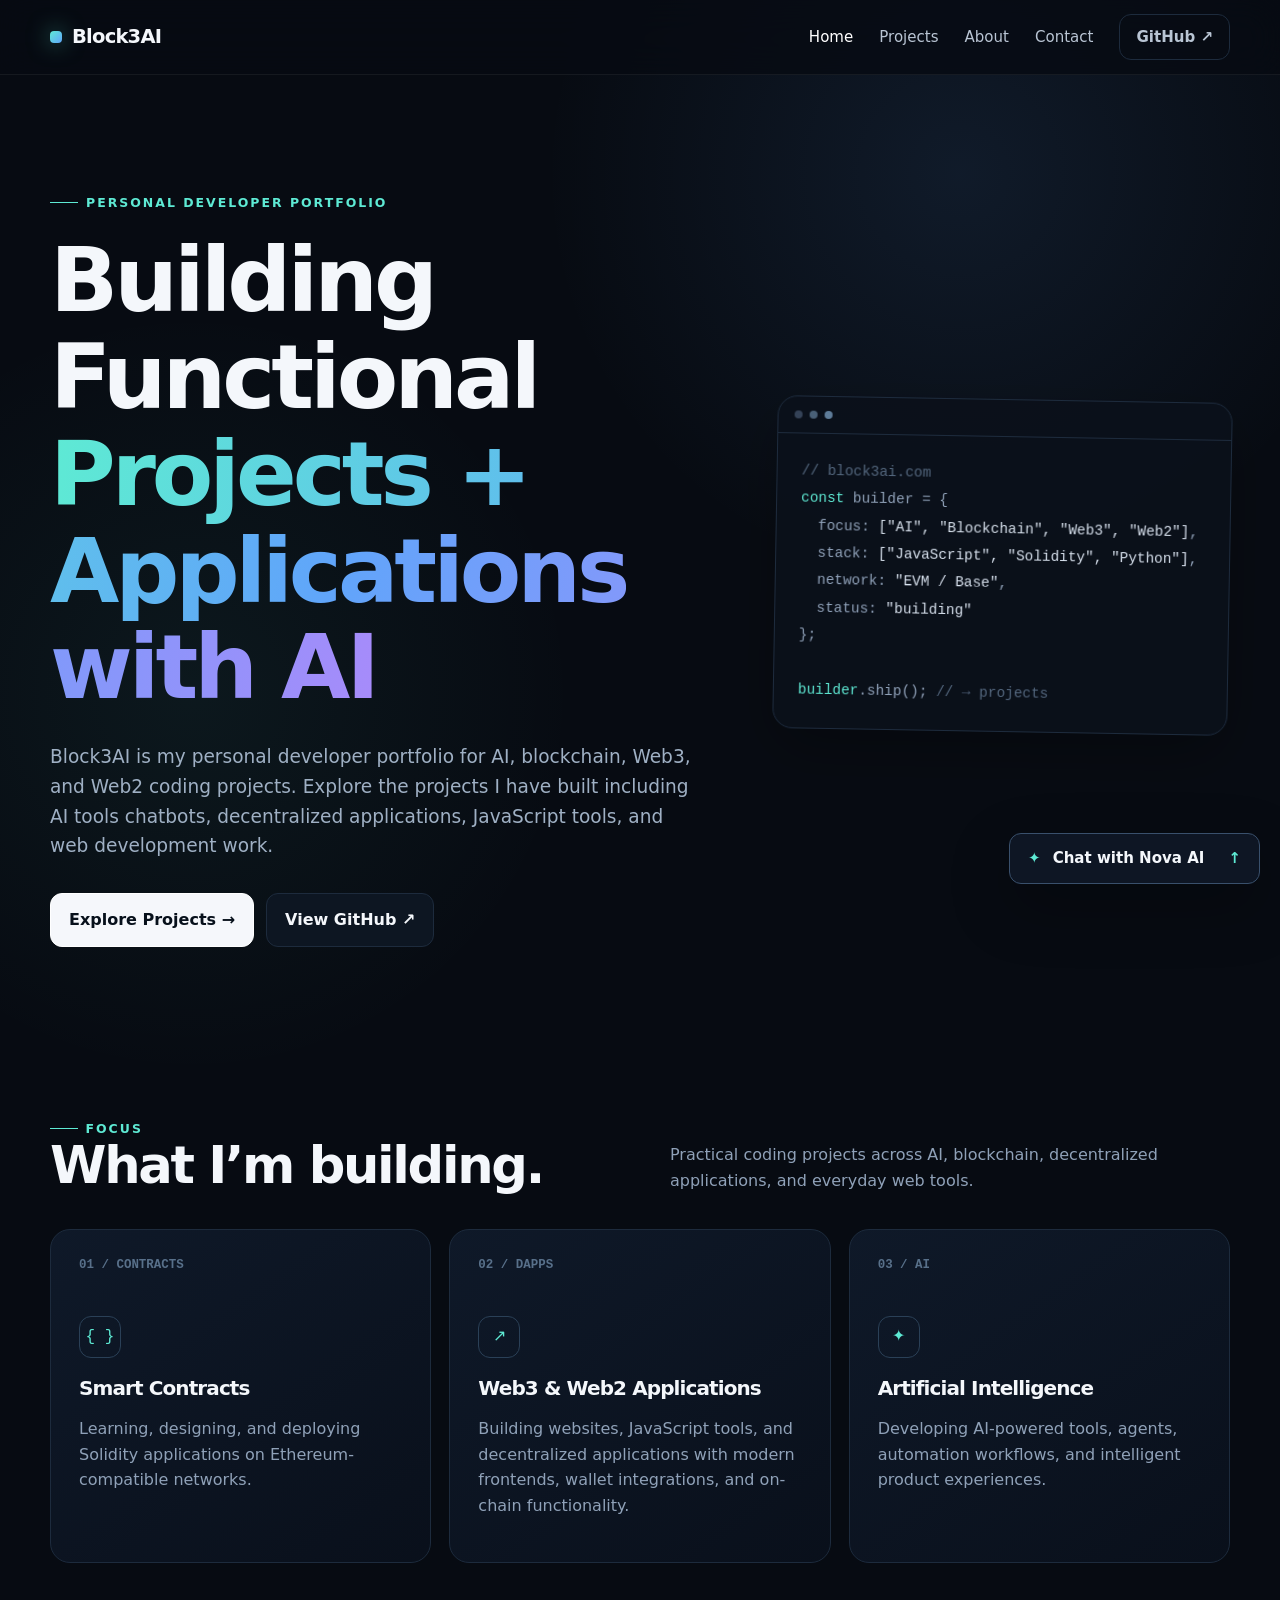
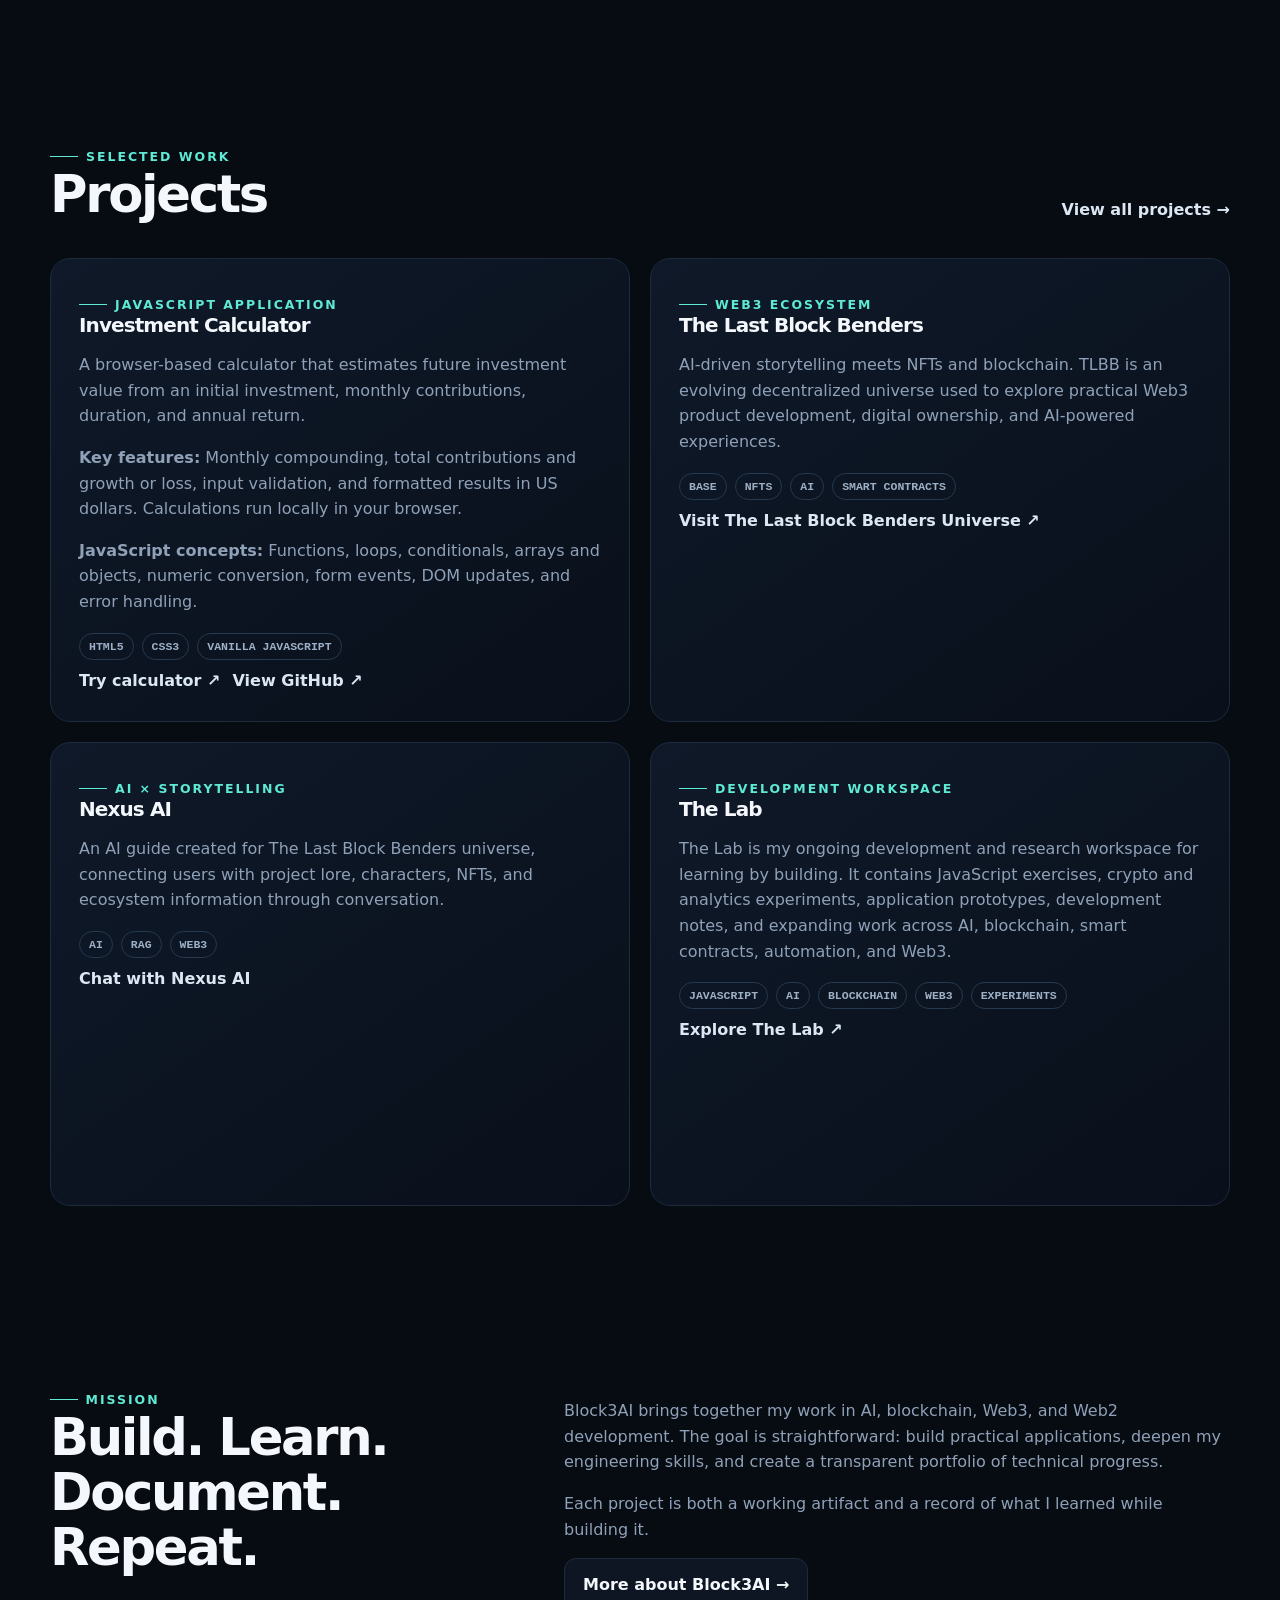
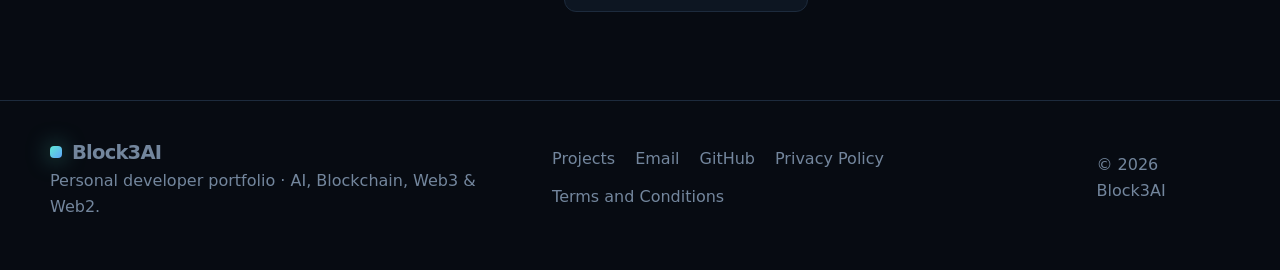
<file: index.html>
<!doctype html>
<html lang="en">
<head>
<meta charset="utf-8"><meta name="viewport" content="width=device-width,initial-scale=1">
<title>Block3AI | AI, Blockchain, Web3 &amp; Web2 Developer Portfolio</title>
<meta name="description" content="Block3AI is a personal developer portfolio showcasing AI, blockchain, Web3 and Web2 projects. Explore chatbots, JavaScript apps, demos and source code.">
<link rel="canonical" href="https://block3ai.com/">
<meta property="og:type" content="website">
<meta property="og:site_name" content="Block3AI">
<meta property="og:locale" content="en_US">
<meta property="og:title" content="Block3AI | AI, Blockchain, Web3 &amp; Web2 Developer Portfolio">
<meta property="og:description" content="Block3AI is a personal developer portfolio showcasing AI, blockchain, Web3 and Web2 projects. Explore chatbots, JavaScript apps, demos and source code.">
<meta property="og:url" content="https://block3ai.com/">
<meta name="twitter:card" content="summary_large_image">
<meta name="twitter:title" content="Block3AI | AI, Blockchain, Web3 &amp; Web2 Developer Portfolio">
<meta name="twitter:description" content="Block3AI is a personal developer portfolio showcasing AI, blockchain, Web3 and Web2 projects. Explore chatbots, JavaScript apps, demos and source code.">
<script type="application/ld+json">
{
  "@context": "https://schema.org",
  "@graph": [
    {
      "@type": "WebSite",
      "@id": "https://block3ai.com/#website",
      "url": "https://block3ai.com/",
      "name": "Block3AI",
      "description": "Block3AI is a personal developer portfolio showcasing AI, blockchain, Web3 and Web2 coding projects, with project demos and source code.",
      "inLanguage": "en",
      "image": {
        "@id": "https://block3ai.com/#portfolio-image"
      }
    },
    {
      "@type": "WebPage",
      "@id": "https://block3ai.com/#webpage",
      "url": "https://block3ai.com/",
      "name": "Block3AI | AI, Blockchain, Web3 & Web2 Developer Portfolio",
      "description": "Block3AI is a personal developer portfolio showcasing AI, blockchain, Web3 and Web2 projects. Explore chatbots, JavaScript apps, demos and source code.",
      "isPartOf": {
        "@id": "https://block3ai.com/#website"
      },
      "inLanguage": "en",
      "primaryImageOfPage": {
        "@id": "https://block3ai.com/#portfolio-image"
      }
    },
    {
      "@type": "ImageObject",
      "@id": "https://block3ai.com/#portfolio-image",
      "url": "https://block3ai.com/assets/images/social-preview.png",
      "contentUrl": "https://block3ai.com/assets/images/social-preview.png",
      "width": 1200,
      "height": 630,
      "caption": "Block3AI personal developer portfolio: AI, Blockchain, Web3 and Web2"
    }
  ]
}
</script>
<link rel="icon" href="/assets/images/favicon.svg" type="image/svg+xml">
<meta property="og:image" content="https://block3ai.com/assets/images/social-preview.png">
<meta property="og:image:type" content="image/png">
<meta property="og:image:width" content="1200">
<meta property="og:image:height" content="630">
<meta property="og:image:alt" content="Block3AI personal developer portfolio: AI, Blockchain, Web3 and Web2">
<meta name="twitter:image" content="https://block3ai.com/assets/images/social-preview.png">
<meta name="twitter:image:alt" content="Block3AI personal developer portfolio: AI, Blockchain, Web3 and Web2">
<meta name="theme-color" content="#070b12">
<link rel="stylesheet" href="assets/css/styles.css">
</head><body>
<div class="nav-wrap">
  <nav class="container">
    <a class="brand" href="index.html"><span class="brand-mark"></span>Block3AI</a>
    <button class="menu" type="button" aria-label="Open navigation" aria-expanded="false" aria-controls="primary-navigation">☰</button>
    <div class="nav-links" id="primary-navigation">
      <a href="index.html" aria-current="page">Home</a>
      <a href="projects.html">Projects</a>
      <a href="about.html">About</a>
      <a href="contact.html">Contact</a>
      <a class="nav-cta" href="https://github.com/Block3AI" target="_blank" rel="noopener">GitHub ↗</a>
    </div>
  </nav>
</div>

<main>
<section class="hero">
 <div class="container hero-grid">
  <div>
   <span class="eyebrow">Personal Developer Portfolio</span>
   <h1>Building Functional <span class="gradient">Projects + Applications with AI</span></h1>
   <p class="lead">Block3AI is my personal developer portfolio for AI, blockchain, Web3, and Web2 coding projects. Explore the projects I have built including AI tools chatbots, decentralized applications, JavaScript tools, and web development work.</p>
   <div class="actions"><a class="btn primary" href="projects.html">Explore Projects →</a><a class="btn" href="https://github.com/Block3AI" target="_blank" rel="noopener">View GitHub ↗</a></div>
  </div>
  <div class="terminal reveal">
   <div class="term-head"><span class="dot"></span><span class="dot"></span><span class="dot"></span></div>
   <div class="term-body">
    <div><span class="comment">// block3ai.com</span></div>
    <div><span class="key">const</span> builder = {</div>
    <div>&nbsp;&nbsp;focus: <span class="value">["AI", "Blockchain", "Web3", "Web2"]</span>,</div>
    <div>&nbsp;&nbsp;stack: <span class="value">["JavaScript", "Solidity", "Python"]</span>,</div>
    <div>&nbsp;&nbsp;network: <span class="value">"EVM / Base"</span>,</div>
    <div>&nbsp;&nbsp;status: <span class="value">"building"</span></div>
    <div>};</div><br>
    <div><span class="key">builder</span>.ship(); <span class="comment">// → projects</span></div>
   </div>
  </div>
 </div>
</section>

<section>
 <div class="container">
  <div class="section-head reveal"><div><span class="eyebrow">Focus</span><h2>What I’m building.</h2></div><p>Practical coding projects across AI, blockchain, decentralized applications, and everyday web tools.</p></div>
  <div class="grid3">
   <article class="card reveal"><div class="num">01 / CONTRACTS</div><div class="icon">{ }</div><h3>Smart Contracts</h3><p>Learning, designing, and deploying Solidity applications on Ethereum-compatible networks.</p></article>
   <article class="card reveal"><div class="num">02 / DAPPS</div><div class="icon">↗</div><h3>Web3 &amp; Web2 Applications</h3><p>Building websites, JavaScript tools, and decentralized applications with modern frontends, wallet integrations, and on-chain functionality.</p></article>
   <article class="card reveal"><div class="num">03 / AI</div><div class="icon">✦</div><h3>Artificial Intelligence</h3><p>Developing AI-powered tools, agents, automation workflows, and intelligent product experiences.</p></article>
  </div>
 </div>
</section>

<section>
 <div class="container">
  <div class="section-head reveal"><div><span class="eyebrow">Selected Work</span><h2>Projects</h2></div><a class="project-link" href="projects.html">View all projects →</a></div>
  <div class="project-grid portfolio-grid">
   <article class="card project reveal">
  <div>
   <span class="eyebrow">JavaScript Application</span>
   <h3>Investment Calculator</h3>
   <p>A browser-based calculator that estimates future investment value from an initial investment, monthly contributions, duration, and annual return.</p>
   <p><strong>Key features:</strong> Monthly compounding, total contributions and growth or loss, input validation, and formatted results in US dollars. Calculations run locally in your browser.</p>
   <p><strong>JavaScript concepts:</strong> Functions, loops, conditionals, arrays and objects, numeric conversion, form events, DOM updates, and error handling.</p>
   <div class="tags"><span class="tag">HTML5</span><span class="tag">CSS3</span><span class="tag">VANILLA JAVASCRIPT</span></div>
  </div>
  <div class="actions">
   <a class="project-link" href="https://investmentcalculator.block3ai.com/" target="_blank" rel="noopener">Try calculator ↗</a>
   <a class="project-link" href="https://github.com/Block3AI/investment-calculator" target="_blank" rel="noopener">View GitHub ↗</a>
  </div>
 </article>
   <article class="card project reveal"><div><span class="eyebrow">Web3 Ecosystem</span><h3>The Last Block Benders</h3><p>AI-driven storytelling meets NFTs and blockchain. TLBB is an evolving decentralized universe used to explore practical Web3 product development, digital ownership, and AI-powered experiences.</p><div class="tags"><span class="tag">BASE</span><span class="tag">NFTS</span><span class="tag">AI</span><span class="tag">SMART CONTRACTS</span></div></div><a class="project-link" href="https://thelastblockbenders.com" target="_blank" rel="noopener">Visit The Last Block Benders Universe ↗</a></article>
   <article class="card project reveal"><div><span class="eyebrow">AI × Storytelling</span><h3>Nexus AI</h3><p>An AI guide created for The Last Block Benders universe, connecting users with project lore, characters, NFTs, and ecosystem information through conversation.</p><div class="tags"><span class="tag">AI</span><span class="tag">RAG</span><span class="tag">WEB3</span></div></div><a class="project-link" href="https://cdn.botpress.cloud/webchat/v2.2/shareable.html?configUrl=https://files.bpcontent.cloud/2025/02/05/05/20250205050410-W88LX048.json" target="_blank" rel="noopener">Chat with Nexus AI</a></article>
   <article class="card project reveal"><div><span class="eyebrow">Development Workspace</span><h3>The Lab</h3><p>The Lab is my ongoing development and research workspace for learning by building. It contains JavaScript exercises, crypto and analytics experiments, application prototypes, development notes, and expanding work across AI, blockchain, smart contracts, automation, and Web3.</p><div class="tags"><span class="tag">JAVASCRIPT</span><span class="tag">AI</span><span class="tag">BLOCKCHAIN</span><span class="tag">WEB3</span><span class="tag">EXPERIMENTS</span></div></div><a class="project-link" href="https://github.com/Block3AI/TheLab" target="_blank" rel="noopener">Explore The Lab ↗</a></article>
  </div>
 </div>
</section>

<section>
 <div class="container about-grid">
  <div class="reveal"><span class="eyebrow">Mission</span><h2>Build. Learn. Document. Repeat.</h2></div>
  <div class="copy reveal"><p>Block3AI brings together my work in AI, blockchain, Web3, and Web2 development. The goal is straightforward: build practical applications, deepen my engineering skills, and create a transparent portfolio of technical progress.</p><p>Each project is both a working artifact and a record of what I learned while building it.</p><a class="btn" href="about.html">More about Block3AI →</a></div>
 </div>
</section>
</main>

<footer>
 <div class="container footer-grid">
   <div><a class="brand" href="index.html"><span class="brand-mark"></span>Block3AI</a><div>Personal developer portfolio · AI, Blockchain, Web3 &amp; Web2.</div></div>
   <div class="footer-links"><a href="projects.html">Projects</a><a href="mailto:info@block3ai.com">Email</a><a href="https://github.com/Block3AI" target="_blank" rel="noopener">GitHub</a><a href="/privacy-policy">Privacy Policy</a><a href="/terms-and-conditions">Terms and Conditions</a></div>
   <div>© <span data-year></span> Block3AI</div>
 </div>
</footer>
<aside class="chat-widget" aria-label="Nova AI chat">
 <div id="bp-embedded-webchat" class="chat-panel" hidden>
  <div class="chat-heading"><strong>Nova AI</strong><a class="chat-browser-link" href="https://cdn.botpress.cloud/webchat/v3.7/shareable.html?configUrl=https://files.bpcontent.cloud/2025/02/05/18/20250205181547-Z3XVNXID.json" target="_blank" rel="noopener" aria-label="Open Nova AI in a new browser tab">Open in browser ↗</a><button class="chat-minimize" type="button" aria-label="Minimize chat">−</button></div>
  <p class="chat-status" role="status">Loading Nova AI…</p>
  <div id="bp-chat-content" class="chat-content"></div>
 </div>
 <button class="chat-launcher" type="button" aria-expanded="false" aria-controls="bp-embedded-webchat"><span aria-hidden="true">✦</span> Chat with Nova AI <span class="chat-chevron" aria-hidden="true">↑</span></button>
</aside>
<script src="assets/js/chat.js" defer></script>
<script src="assets/js/main.js"></script>
</body></html>
</file>
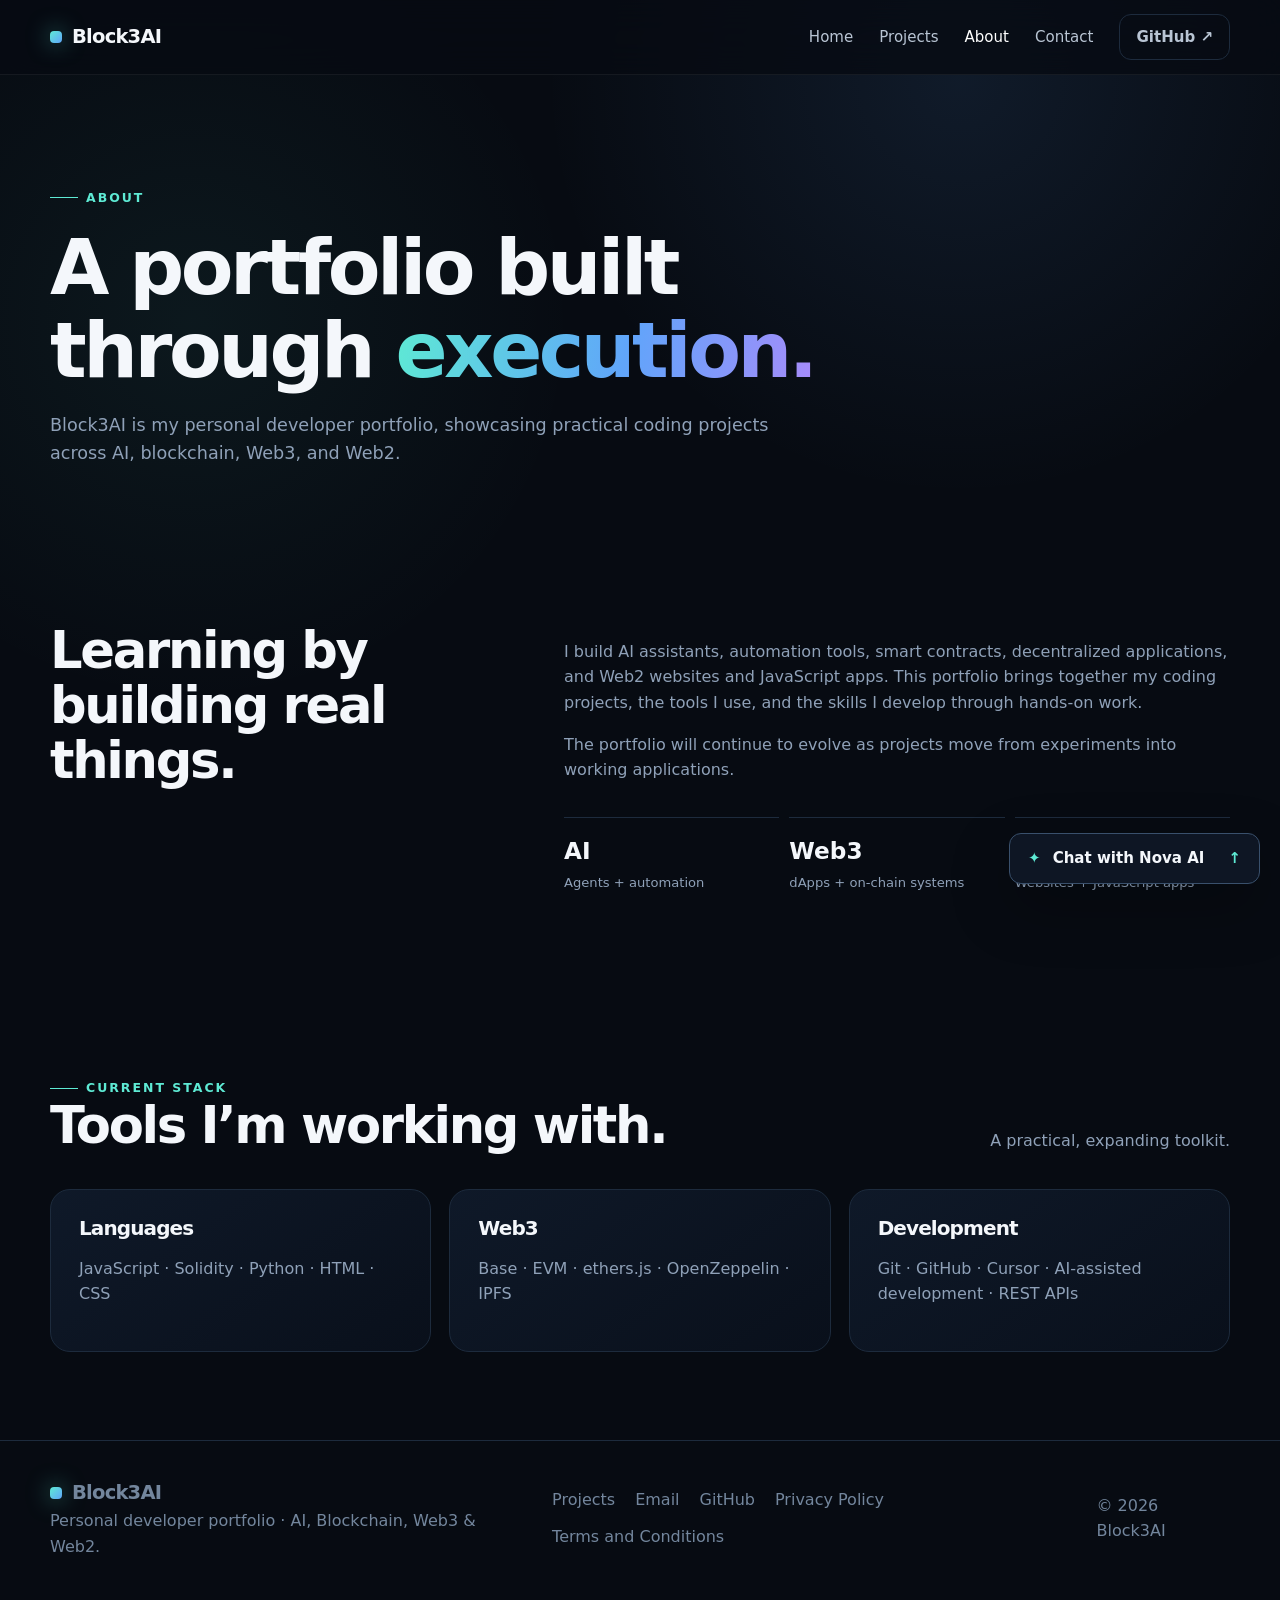
<file: about.html>
<!doctype html>
<html lang="en">
<head>
<meta charset="utf-8"><meta name="viewport" content="width=device-width,initial-scale=1">
<title>About the Developer &amp; Portfolio | Block3AI</title>
<meta name="description" content="Discover the developer behind Block3AI and a practical approach to AI, blockchain, Web3 and Web2 projects using JavaScript, Solidity, Python, HTML and CSS.">
<link rel="canonical" href="https://block3ai.com/about.html">
<meta property="og:type" content="website">
<meta property="og:site_name" content="Block3AI">
<meta property="og:locale" content="en_US">
<meta property="og:title" content="About the Developer &amp; Portfolio | Block3AI">
<meta property="og:description" content="Discover the developer behind Block3AI and a practical approach to AI, blockchain, Web3 and Web2 projects using JavaScript, Solidity, Python, HTML and CSS.">
<meta property="og:url" content="https://block3ai.com/about.html">
<meta name="twitter:card" content="summary_large_image">
<meta name="twitter:title" content="About the Developer &amp; Portfolio | Block3AI">
<meta name="twitter:description" content="Discover the developer behind Block3AI and a practical approach to AI, blockchain, Web3 and Web2 projects using JavaScript, Solidity, Python, HTML and CSS.">
<script type="application/ld+json">
{
  "@context": "https://schema.org",
  "@graph": [
    {
      "@type": "WebSite",
      "@id": "https://block3ai.com/#website",
      "url": "https://block3ai.com/",
      "name": "Block3AI",
      "description": "Block3AI is a personal developer portfolio showcasing AI, blockchain, Web3 and Web2 coding projects, with project demos and source code.",
      "inLanguage": "en",
      "image": {
        "@id": "https://block3ai.com/#portfolio-image"
      }
    },
    {
      "@type": "AboutPage",
      "@id": "https://block3ai.com/about.html#webpage",
      "url": "https://block3ai.com/about.html",
      "name": "About the Developer & Portfolio | Block3AI",
      "description": "Discover the developer behind Block3AI and a practical approach to AI, blockchain, Web3 and Web2 projects using JavaScript, Solidity, Python, HTML and CSS.",
      "isPartOf": {
        "@id": "https://block3ai.com/#website"
      },
      "inLanguage": "en",
      "primaryImageOfPage": {
        "@id": "https://block3ai.com/#portfolio-image"
      }
    },
    {
      "@type": "ImageObject",
      "@id": "https://block3ai.com/#portfolio-image",
      "url": "https://block3ai.com/assets/images/social-preview.png",
      "contentUrl": "https://block3ai.com/assets/images/social-preview.png",
      "width": 1200,
      "height": 630,
      "caption": "Block3AI personal developer portfolio: AI, Blockchain, Web3 and Web2"
    }
  ]
}
</script>
<link rel="icon" href="/assets/images/favicon.svg" type="image/svg+xml">
<meta property="og:image" content="https://block3ai.com/assets/images/social-preview.png">
<meta property="og:image:type" content="image/png">
<meta property="og:image:width" content="1200">
<meta property="og:image:height" content="630">
<meta property="og:image:alt" content="Block3AI personal developer portfolio: AI, Blockchain, Web3 and Web2">
<meta name="twitter:image" content="https://block3ai.com/assets/images/social-preview.png">
<meta name="twitter:image:alt" content="Block3AI personal developer portfolio: AI, Blockchain, Web3 and Web2">
<meta name="theme-color" content="#070b12">
<link rel="stylesheet" href="assets/css/styles.css">
</head><body>
<div class="nav-wrap">
  <nav class="container">
    <a class="brand" href="index.html"><span class="brand-mark"></span>Block3AI</a>
    <button class="menu" type="button" aria-label="Open navigation" aria-expanded="false" aria-controls="primary-navigation">☰</button>
    <div class="nav-links" id="primary-navigation">
      <a href="index.html">Home</a>
      <a href="projects.html">Projects</a>
      <a href="about.html" aria-current="page">About</a>
      <a href="contact.html">Contact</a>
      <a class="nav-cta" href="https://github.com/Block3AI" target="_blank" rel="noopener">GitHub ↗</a>
    </div>
  </nav>
</div>

<main>
<section class="page-hero"><div class="container"><span class="eyebrow">About</span><h1>A portfolio built through <span class="gradient">execution.</span></h1><p>Block3AI is my personal developer portfolio, showcasing practical coding projects across AI, blockchain, Web3, and Web2.</p></div></section>
<section><div class="container about-grid">
 <div class="reveal"><h2>Learning by building real things.</h2></div>
 <div class="copy reveal"><p>I build AI assistants, automation tools, smart contracts, decentralized applications, and Web2 websites and JavaScript apps. This portfolio brings together my coding projects, the tools I use, and the skills I develop through hands-on work.</p><p>The portfolio will continue to evolve as projects move from experiments into working applications.</p>
 <div class="stat-row"><div class="stat"><strong>AI</strong><span>Agents + automation</span></div><div class="stat"><strong>Web3</strong><span>dApps + on-chain systems</span></div><div class="stat"><strong>Web2</strong><span>Websites + JavaScript apps</span></div></div>
 </div>
</div></section>
<section><div class="container"><div class="section-head reveal"><div><span class="eyebrow">Current Stack</span><h2>Tools I’m working with.</h2></div><p>A practical, expanding toolkit.</p></div>
<div class="grid3"><article class="card reveal"><h3>Languages</h3><p>JavaScript · Solidity · Python · HTML · CSS</p></article><article class="card reveal"><h3>Web3</h3><p>Base · EVM · ethers.js · OpenZeppelin · IPFS</p></article><article class="card reveal"><h3>Development</h3><p>Git · GitHub · Cursor · AI-assisted development · REST APIs</p></article></div></div></section>
</main>

<footer>
 <div class="container footer-grid">
   <div><a class="brand" href="index.html"><span class="brand-mark"></span>Block3AI</a><div>Personal developer portfolio · AI, Blockchain, Web3 &amp; Web2.</div></div>
   <div class="footer-links"><a href="projects.html">Projects</a><a href="mailto:info@block3ai.com">Email</a><a href="https://github.com/Block3AI" target="_blank" rel="noopener">GitHub</a><a href="/privacy-policy">Privacy Policy</a><a href="/terms-and-conditions">Terms and Conditions</a></div>
   <div>© <span data-year></span> Block3AI</div>
 </div>
</footer>
<aside class="chat-widget" aria-label="Nova AI chat">
 <div id="bp-embedded-webchat" class="chat-panel" hidden>
  <div class="chat-heading"><strong>Nova AI</strong><a class="chat-browser-link" href="https://cdn.botpress.cloud/webchat/v3.7/shareable.html?configUrl=https://files.bpcontent.cloud/2025/02/05/18/20250205181547-Z3XVNXID.json" target="_blank" rel="noopener" aria-label="Open Nova AI in a new browser tab">Open in browser ↗</a><button class="chat-minimize" type="button" aria-label="Minimize chat">−</button></div>
  <p class="chat-status" role="status">Loading Nova AI…</p>
  <div id="bp-chat-content" class="chat-content"></div>
 </div>
 <button class="chat-launcher" type="button" aria-expanded="false" aria-controls="bp-embedded-webchat"><span aria-hidden="true">✦</span> Chat with Nova AI <span class="chat-chevron" aria-hidden="true">↑</span></button>
</aside>
<script src="assets/js/chat.js" defer></script>
<script src="assets/js/main.js"></script>
</body></html>
</file>
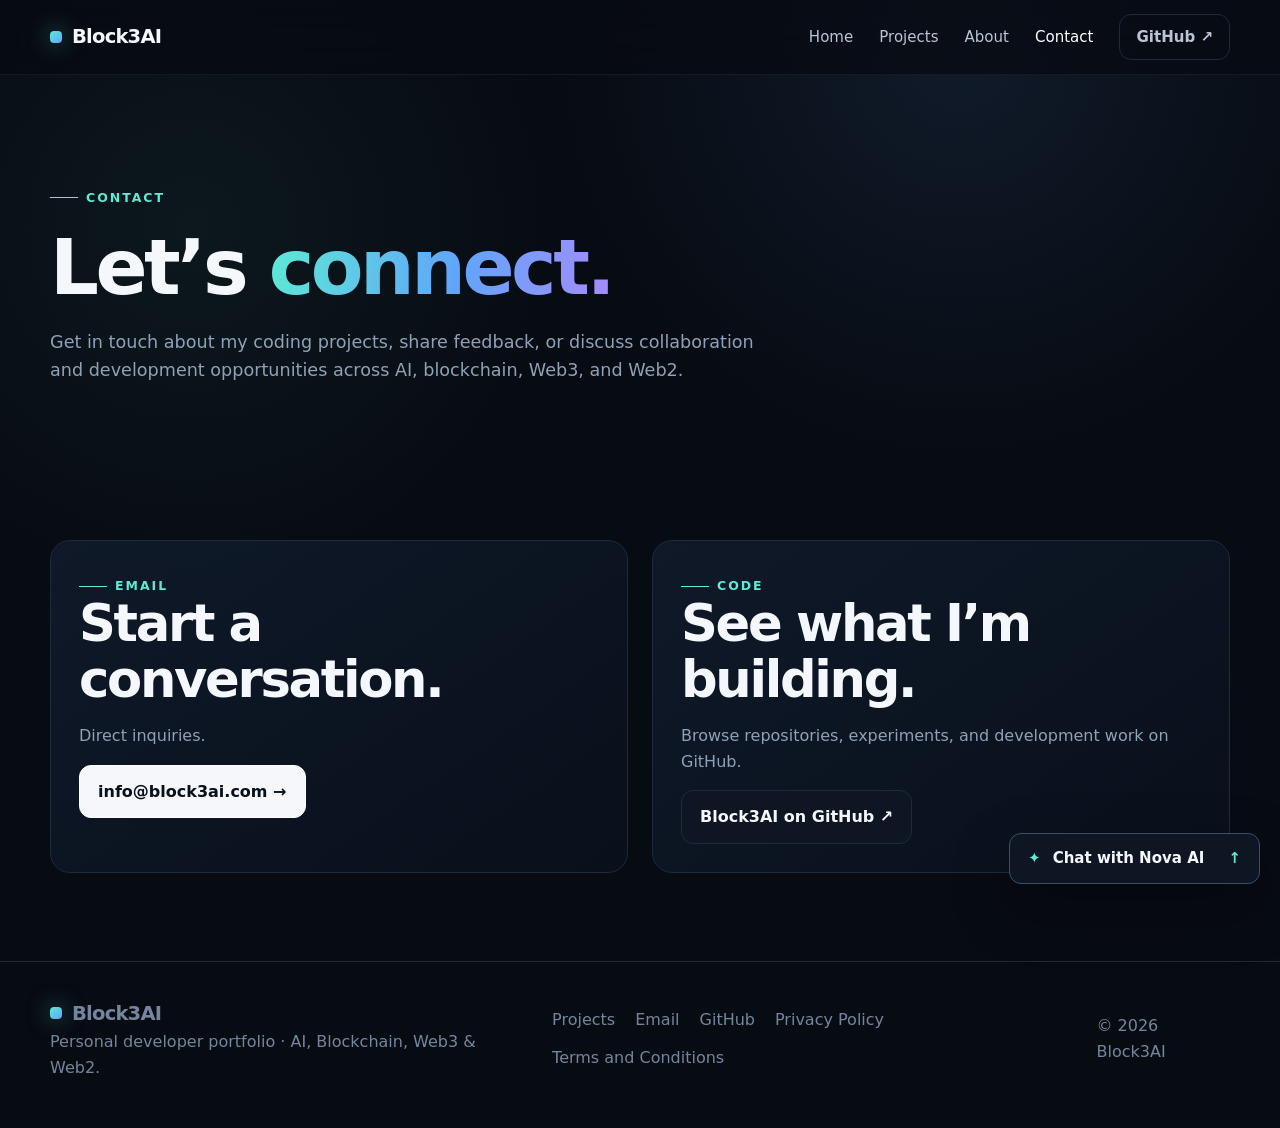
<file: contact.html>
<!doctype html>
<html lang="en">
<head>
<meta charset="utf-8"><meta name="viewport" content="width=device-width,initial-scale=1">
<title>Contact the Developer | Block3AI</title>
<meta name="description" content="Contact the developer behind Block3AI about AI, blockchain, Web3 and Web2 projects, feedback or collaboration. Connect by email or explore GitHub.">
<link rel="canonical" href="https://block3ai.com/contact.html">
<meta property="og:type" content="website">
<meta property="og:site_name" content="Block3AI">
<meta property="og:locale" content="en_US">
<meta property="og:title" content="Contact the Developer | Block3AI">
<meta property="og:description" content="Contact the developer behind Block3AI about AI, blockchain, Web3 and Web2 projects, feedback or collaboration. Connect by email or explore GitHub.">
<meta property="og:url" content="https://block3ai.com/contact.html">
<meta name="twitter:card" content="summary_large_image">
<meta name="twitter:title" content="Contact the Developer | Block3AI">
<meta name="twitter:description" content="Contact the developer behind Block3AI about AI, blockchain, Web3 and Web2 projects, feedback or collaboration. Connect by email or explore GitHub.">
<script type="application/ld+json">
{
  "@context": "https://schema.org",
  "@graph": [
    {
      "@type": "WebSite",
      "@id": "https://block3ai.com/#website",
      "url": "https://block3ai.com/",
      "name": "Block3AI",
      "description": "Block3AI is a personal developer portfolio showcasing AI, blockchain, Web3 and Web2 coding projects, with project demos and source code.",
      "inLanguage": "en",
      "image": {
        "@id": "https://block3ai.com/#portfolio-image"
      }
    },
    {
      "@type": "ContactPage",
      "@id": "https://block3ai.com/contact.html#webpage",
      "url": "https://block3ai.com/contact.html",
      "name": "Contact the Developer | Block3AI",
      "description": "Contact the developer behind Block3AI about AI, blockchain, Web3 and Web2 projects, feedback or collaboration. Connect by email or explore GitHub.",
      "isPartOf": {
        "@id": "https://block3ai.com/#website"
      },
      "inLanguage": "en",
      "primaryImageOfPage": {
        "@id": "https://block3ai.com/#portfolio-image"
      }
    },
    {
      "@type": "ImageObject",
      "@id": "https://block3ai.com/#portfolio-image",
      "url": "https://block3ai.com/assets/images/social-preview.png",
      "contentUrl": "https://block3ai.com/assets/images/social-preview.png",
      "width": 1200,
      "height": 630,
      "caption": "Block3AI personal developer portfolio: AI, Blockchain, Web3 and Web2"
    }
  ]
}
</script>
<link rel="icon" href="/assets/images/favicon.svg" type="image/svg+xml">
<meta property="og:image" content="https://block3ai.com/assets/images/social-preview.png">
<meta property="og:image:type" content="image/png">
<meta property="og:image:width" content="1200">
<meta property="og:image:height" content="630">
<meta property="og:image:alt" content="Block3AI personal developer portfolio: AI, Blockchain, Web3 and Web2">
<meta name="twitter:image" content="https://block3ai.com/assets/images/social-preview.png">
<meta name="twitter:image:alt" content="Block3AI personal developer portfolio: AI, Blockchain, Web3 and Web2">
<meta name="theme-color" content="#070b12">
<link rel="stylesheet" href="assets/css/styles.css">
</head><body>
<div class="nav-wrap">
  <nav class="container">
    <a class="brand" href="index.html"><span class="brand-mark"></span>Block3AI</a>
    <button class="menu" type="button" aria-label="Open navigation" aria-expanded="false" aria-controls="primary-navigation">☰</button>
    <div class="nav-links" id="primary-navigation">
      <a href="index.html">Home</a>
      <a href="projects.html">Projects</a>
      <a href="about.html">About</a>
      <a href="contact.html" aria-current="page">Contact</a>
      <a class="nav-cta" href="https://github.com/Block3AI" target="_blank" rel="noopener">GitHub ↗</a>
    </div>
  </nav>
</div>

<main>
<section class="page-hero"><div class="container"><span class="eyebrow">Contact</span><h1>Let’s <span class="gradient">connect.</span></h1><p>Get in touch about my coding projects, share feedback, or discuss collaboration and development opportunities across AI, blockchain, Web3, and Web2.</p></div></section>
<section><div class="container contact-box">
 <article class="card contact-card reveal"><span class="eyebrow">Email</span><h2>Start a conversation.</h2><p>Direct inquiries.</p><a class="btn primary" href="mailto:info@block3ai.com">info@block3ai.com →</a></article>
 <article class="card contact-card reveal"><span class="eyebrow">Code</span><h2>See what I’m building.</h2><p>Browse repositories, experiments, and development work on GitHub.</p><a class="btn" href="https://github.com/Block3AI" target="_blank" rel="noopener">Block3AI on GitHub ↗</a></article>
</div></section>
</main>

<footer>
 <div class="container footer-grid">
   <div><a class="brand" href="index.html"><span class="brand-mark"></span>Block3AI</a><div>Personal developer portfolio · AI, Blockchain, Web3 &amp; Web2.</div></div>
   <div class="footer-links"><a href="projects.html">Projects</a><a href="mailto:info@block3ai.com">Email</a><a href="https://github.com/Block3AI" target="_blank" rel="noopener">GitHub</a><a href="/privacy-policy">Privacy Policy</a><a href="/terms-and-conditions">Terms and Conditions</a></div>
   <div>© <span data-year></span> Block3AI</div>
 </div>
</footer>
<aside class="chat-widget" aria-label="Nova AI chat">
 <div id="bp-embedded-webchat" class="chat-panel" hidden>
  <div class="chat-heading"><strong>Nova AI</strong><a class="chat-browser-link" href="https://cdn.botpress.cloud/webchat/v3.7/shareable.html?configUrl=https://files.bpcontent.cloud/2025/02/05/18/20250205181547-Z3XVNXID.json" target="_blank" rel="noopener" aria-label="Open Nova AI in a new browser tab">Open in browser ↗</a><button class="chat-minimize" type="button" aria-label="Minimize chat">−</button></div>
  <p class="chat-status" role="status">Loading Nova AI…</p>
  <div id="bp-chat-content" class="chat-content"></div>
 </div>
 <button class="chat-launcher" type="button" aria-expanded="false" aria-controls="bp-embedded-webchat"><span aria-hidden="true">✦</span> Chat with Nova AI <span class="chat-chevron" aria-hidden="true">↑</span></button>
</aside>
<script src="assets/js/chat.js" defer></script>
<script src="assets/js/main.js"></script>
</body></html>
</file>
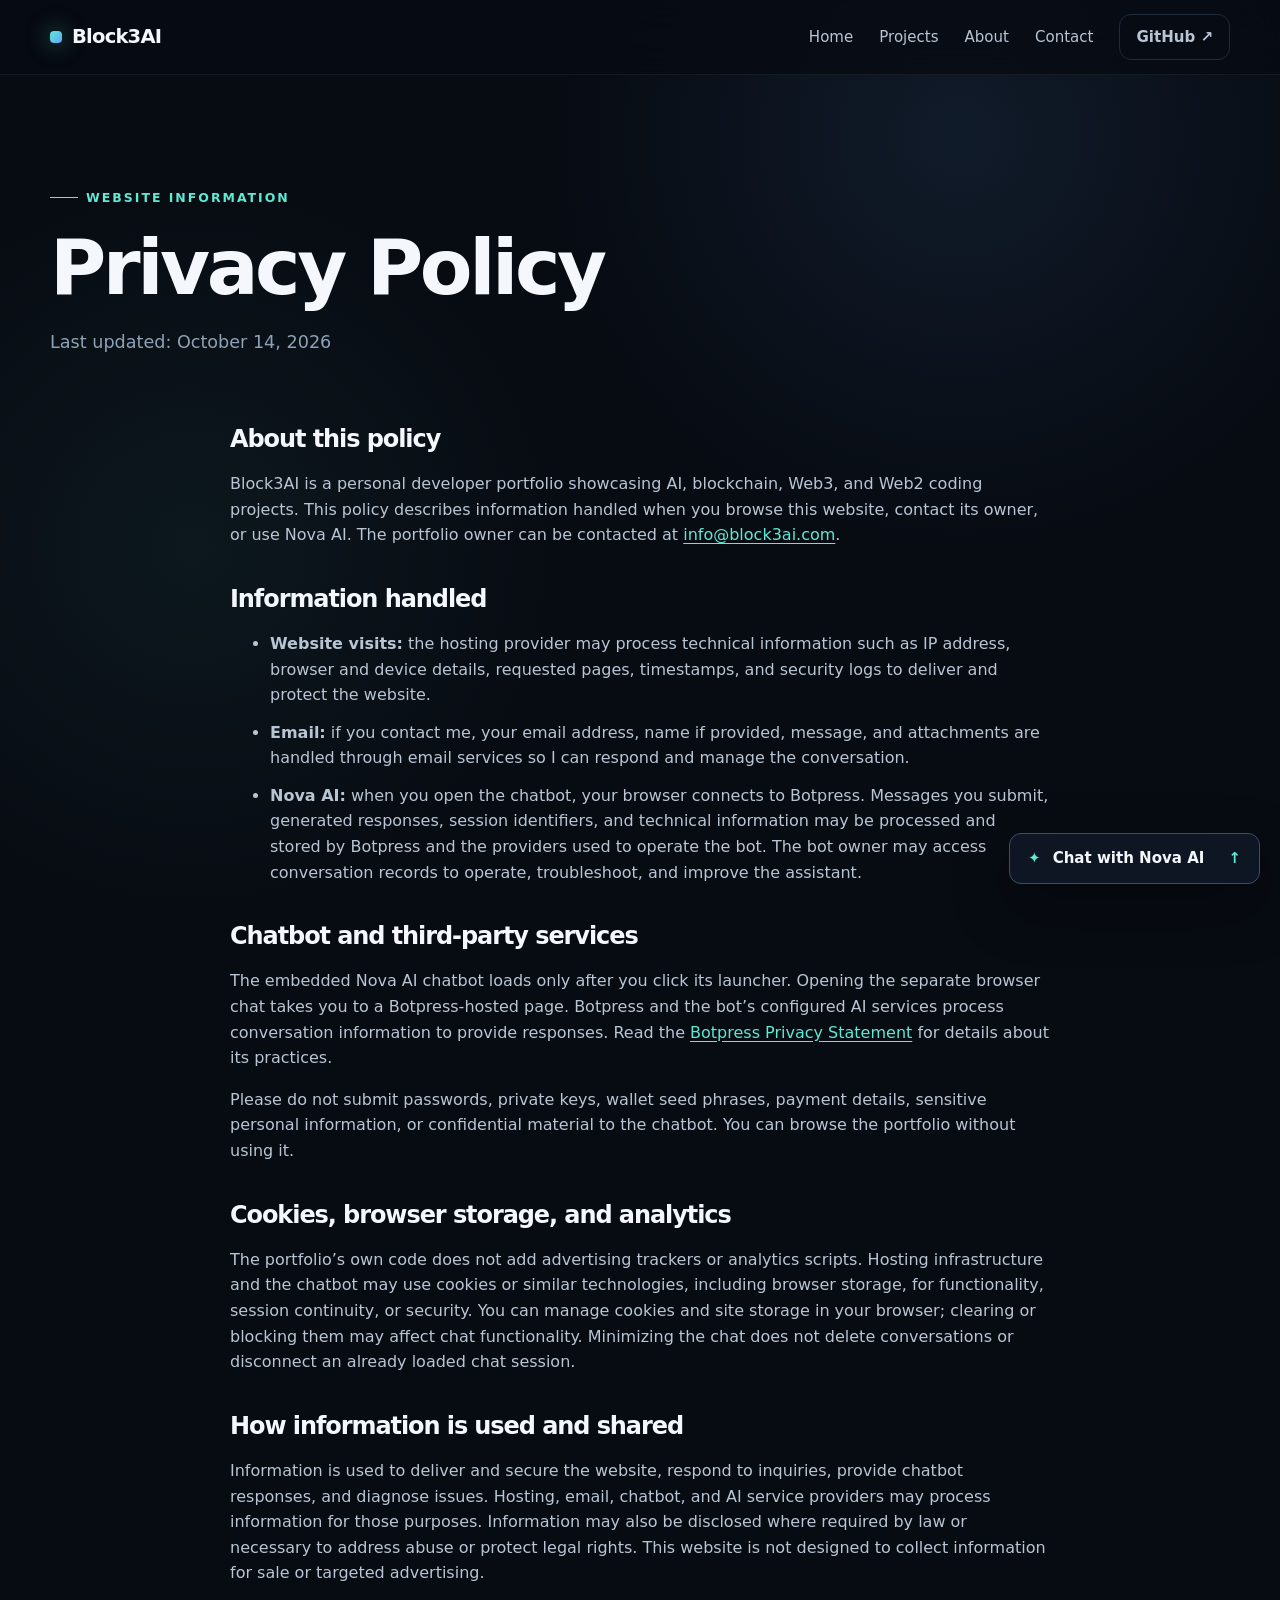
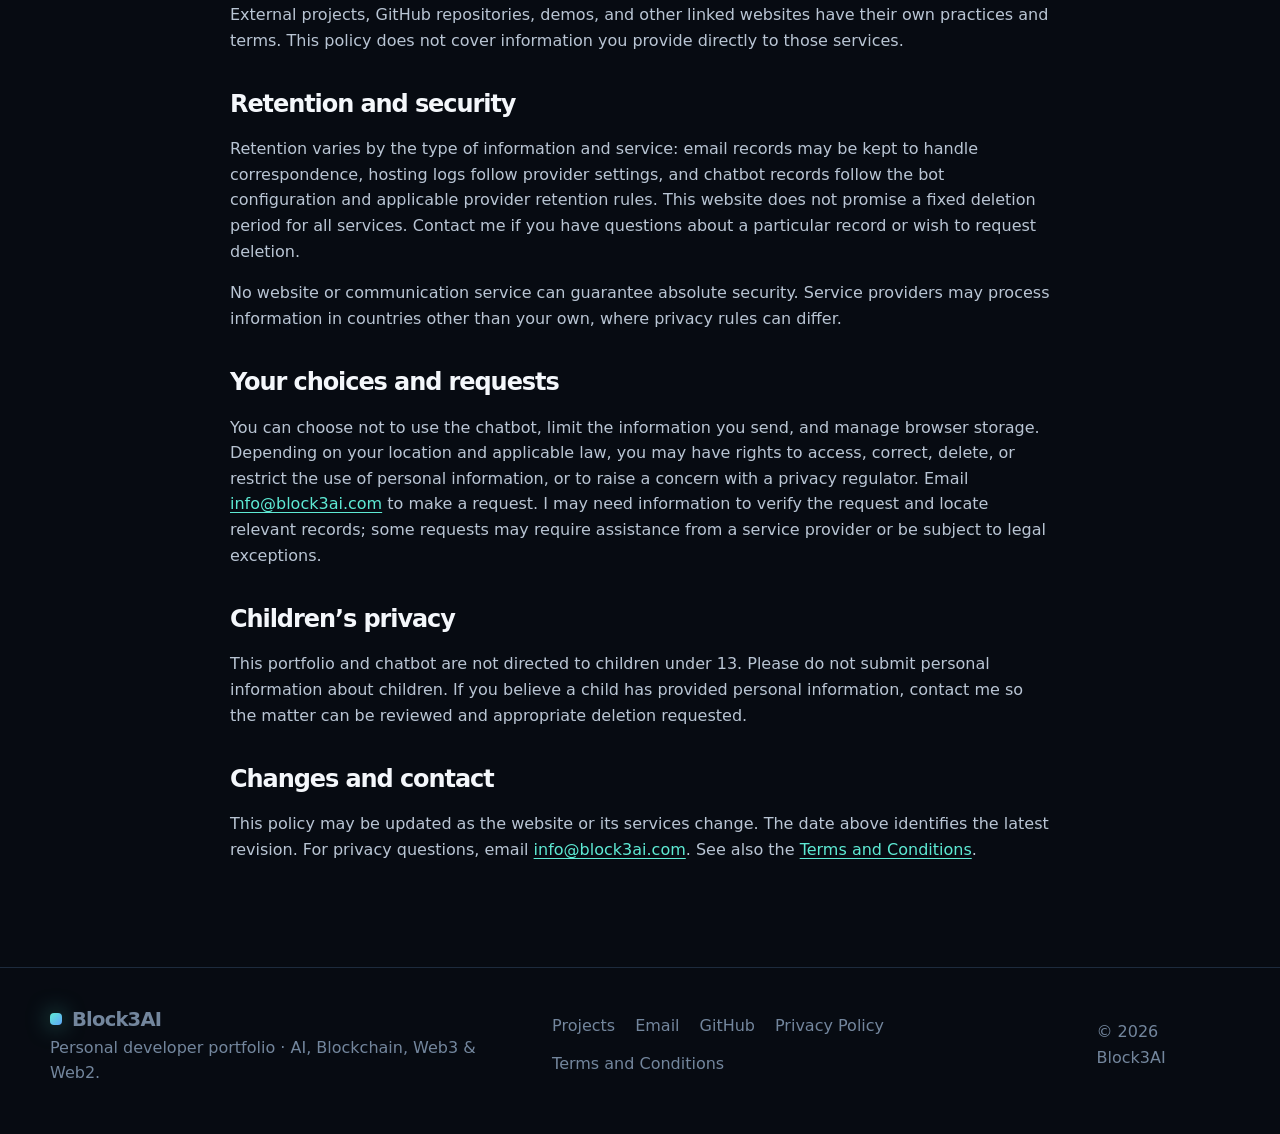
<file: privacy-policy.html>
<!doctype html>
<html lang="en">
<head>
<meta charset="utf-8"><meta name="viewport" content="width=device-width,initial-scale=1">
<title>Privacy Policy | Block3AI Developer Portfolio</title>
<meta name="description" content="Read how the Block3AI developer portfolio handles website visits, email inquiries and Nova AI chatbot data, including third-party services and privacy choices.">
<link rel="canonical" href="https://block3ai.com/privacy-policy">
<meta property="og:locale" content="en_US">
<meta property="og:type" content="website">
<meta property="og:site_name" content="Block3AI">
<meta property="og:title" content="Privacy Policy | Block3AI Developer Portfolio">
<meta property="og:description" content="Read how the Block3AI developer portfolio handles website visits, email inquiries and Nova AI chatbot data, including third-party services and privacy choices.">
<meta property="og:url" content="https://block3ai.com/privacy-policy">
<meta name="twitter:card" content="summary_large_image">
<meta name="twitter:title" content="Privacy Policy | Block3AI Developer Portfolio">
<meta name="twitter:description" content="Read how the Block3AI developer portfolio handles website visits, email inquiries and Nova AI chatbot data, including third-party services and privacy choices.">
<script type="application/ld+json">
{
  "@context": "https://schema.org",
  "@graph": [
    {
      "@type": "WebPage",
      "@id": "https://block3ai.com/privacy-policy#webpage",
      "url": "https://block3ai.com/privacy-policy",
      "name": "Privacy Policy | Block3AI Developer Portfolio",
      "description": "Read how the Block3AI developer portfolio handles website visits, email inquiries and Nova AI chatbot data, including third-party services and privacy choices.",
      "isPartOf": {
        "@id": "https://block3ai.com/#website"
      },
      "inLanguage": "en",
      "primaryImageOfPage": {
        "@id": "https://block3ai.com/#portfolio-image"
      }
    },
    {
      "@type": "ImageObject",
      "@id": "https://block3ai.com/#portfolio-image",
      "url": "https://block3ai.com/assets/images/social-preview.png",
      "contentUrl": "https://block3ai.com/assets/images/social-preview.png",
      "width": 1200,
      "height": 630,
      "caption": "Block3AI personal developer portfolio: AI, Blockchain, Web3 and Web2"
    }
  ]
}
</script>
<link rel="icon" href="/assets/images/favicon.svg" type="image/svg+xml">
<meta property="og:image" content="https://block3ai.com/assets/images/social-preview.png">
<meta property="og:image:type" content="image/png">
<meta property="og:image:width" content="1200">
<meta property="og:image:height" content="630">
<meta property="og:image:alt" content="Block3AI personal developer portfolio: AI, Blockchain, Web3 and Web2">
<meta name="twitter:image" content="https://block3ai.com/assets/images/social-preview.png">
<meta name="twitter:image:alt" content="Block3AI personal developer portfolio: AI, Blockchain, Web3 and Web2">
<meta name="theme-color" content="#070b12">
<link rel="stylesheet" href="/assets/css/styles.css">
</head><body>
<div class="nav-wrap">
  <nav class="container">
    <a class="brand" href="/index.html"><span class="brand-mark"></span>Block3AI</a>
    <button class="menu" type="button" aria-label="Open navigation" aria-expanded="false" aria-controls="primary-navigation">☰</button>
    <div class="nav-links" id="primary-navigation">
      <a href="/index.html">Home</a>
      <a href="/projects.html">Projects</a>
      <a href="/about.html">About</a>
      <a href="/contact.html">Contact</a>
      <a class="nav-cta" href="https://github.com/Block3AI" target="_blank" rel="noopener">GitHub ↗</a>
    </div>
  </nav>
</div>

<main>
<section class="page-hero"><div class="container"><span class="eyebrow">Website information</span><h1>Privacy Policy</h1><p>Last updated: <time datetime="2026-10-14">October 14, 2026</time></p></div></section>
<section class="legal-section"><div class="container legal-copy">
<h2>About this policy</h2>
<p>Block3AI is a personal developer portfolio showcasing AI, blockchain, Web3, and Web2 coding projects. This policy describes information handled when you browse this website, contact its owner, or use Nova AI. The portfolio owner can be contacted at <a href="mailto:info@block3ai.com">info@block3ai.com</a>.</p>
<h2>Information handled</h2>
<ul><li><strong>Website visits:</strong> the hosting provider may process technical information such as IP address, browser and device details, requested pages, timestamps, and security logs to deliver and protect the website.</li>
<li><strong>Email:</strong> if you contact me, your email address, name if provided, message, and attachments are handled through email services so I can respond and manage the conversation.</li>
<li><strong>Nova AI:</strong> when you open the chatbot, your browser connects to Botpress. Messages you submit, generated responses, session identifiers, and technical information may be processed and stored by Botpress and the providers used to operate the bot. The bot owner may access conversation records to operate, troubleshoot, and improve the assistant.</li></ul>
<h2>Chatbot and third-party services</h2>
<p>The embedded Nova AI chatbot loads only after you click its launcher. Opening the separate browser chat takes you to a Botpress-hosted page. Botpress and the bot’s configured AI services process conversation information to provide responses. Read the <a href="https://botpress.com/legal/privacy-statement" target="_blank" rel="noopener">Botpress Privacy Statement</a> for details about its practices.</p>
<p>Please do not submit passwords, private keys, wallet seed phrases, payment details, sensitive personal information, or confidential material to the chatbot. You can browse the portfolio without using it.</p>
<h2>Cookies, browser storage, and analytics</h2>
<p>The portfolio’s own code does not add advertising trackers or analytics scripts. Hosting infrastructure and the chatbot may use cookies or similar technologies, including browser storage, for functionality, session continuity, or security. You can manage cookies and site storage in your browser; clearing or blocking them may affect chat functionality. Minimizing the chat does not delete conversations or disconnect an already loaded chat session.</p>
<h2>How information is used and shared</h2>
<p>Information is used to deliver and secure the website, respond to inquiries, provide chatbot responses, and diagnose issues. Hosting, email, chatbot, and AI service providers may process information for those purposes. Information may also be disclosed where required by law or necessary to address abuse or protect legal rights. This website is not designed to collect information for sale or targeted advertising.</p>
<p>External projects, GitHub repositories, demos, and other linked websites have their own practices and terms. This policy does not cover information you provide directly to those services.</p>
<h2>Retention and security</h2>
<p>Retention varies by the type of information and service: email records may be kept to handle correspondence, hosting logs follow provider settings, and chatbot records follow the bot configuration and applicable provider retention rules. This website does not promise a fixed deletion period for all services. Contact me if you have questions about a particular record or wish to request deletion.</p>
<p>No website or communication service can guarantee absolute security. Service providers may process information in countries other than your own, where privacy rules can differ.</p>
<h2>Your choices and requests</h2>
<p>You can choose not to use the chatbot, limit the information you send, and manage browser storage. Depending on your location and applicable law, you may have rights to access, correct, delete, or restrict the use of personal information, or to raise a concern with a privacy regulator. Email <a href="mailto:info@block3ai.com">info@block3ai.com</a> to make a request. I may need information to verify the request and locate relevant records; some requests may require assistance from a service provider or be subject to legal exceptions.</p>
<h2>Children’s privacy</h2>
<p>This portfolio and chatbot are not directed to children under 13. Please do not submit personal information about children. If you believe a child has provided personal information, contact me so the matter can be reviewed and appropriate deletion requested.</p>
<h2>Changes and contact</h2>
<p>This policy may be updated as the website or its services change. The date above identifies the latest revision. For privacy questions, email <a href="mailto:info@block3ai.com">info@block3ai.com</a>. See also the <a href="/terms-and-conditions">Terms and Conditions</a>.</p>
</div></section>
</main>

<footer>
 <div class="container footer-grid">
   <div><a class="brand" href="/index.html"><span class="brand-mark"></span>Block3AI</a><div>Personal developer portfolio · AI, Blockchain, Web3 &amp; Web2.</div></div>
   <div class="footer-links"><a href="/projects.html">Projects</a><a href="mailto:info@block3ai.com">Email</a><a href="https://github.com/Block3AI" target="_blank" rel="noopener">GitHub</a><a href="/privacy-policy" aria-current="page">Privacy Policy</a><a href="/terms-and-conditions">Terms and Conditions</a></div>
   <div>© <span data-year></span> Block3AI</div>
 </div>
</footer>
<aside class="chat-widget" aria-label="Nova AI chat">
 <div id="bp-embedded-webchat" class="chat-panel" hidden>
  <div class="chat-heading"><strong>Nova AI</strong><a class="chat-browser-link" href="https://cdn.botpress.cloud/webchat/v3.7/shareable.html?configUrl=https://files.bpcontent.cloud/2025/02/05/18/20250205181547-Z3XVNXID.json" target="_blank" rel="noopener" aria-label="Open Nova AI in a new browser tab">Open in browser ↗</a><button class="chat-minimize" type="button" aria-label="Minimize chat">−</button></div>
  <p class="chat-status" role="status">Loading Nova AI…</p>
  <div id="bp-chat-content" class="chat-content"></div>
 </div>
 <button class="chat-launcher" type="button" aria-expanded="false" aria-controls="bp-embedded-webchat"><span aria-hidden="true">✦</span> Chat with Nova AI <span class="chat-chevron" aria-hidden="true">↑</span></button>
</aside>
<script src="/assets/js/chat.js" defer></script>
<script src="/assets/js/main.js"></script>
</body></html>
</file>
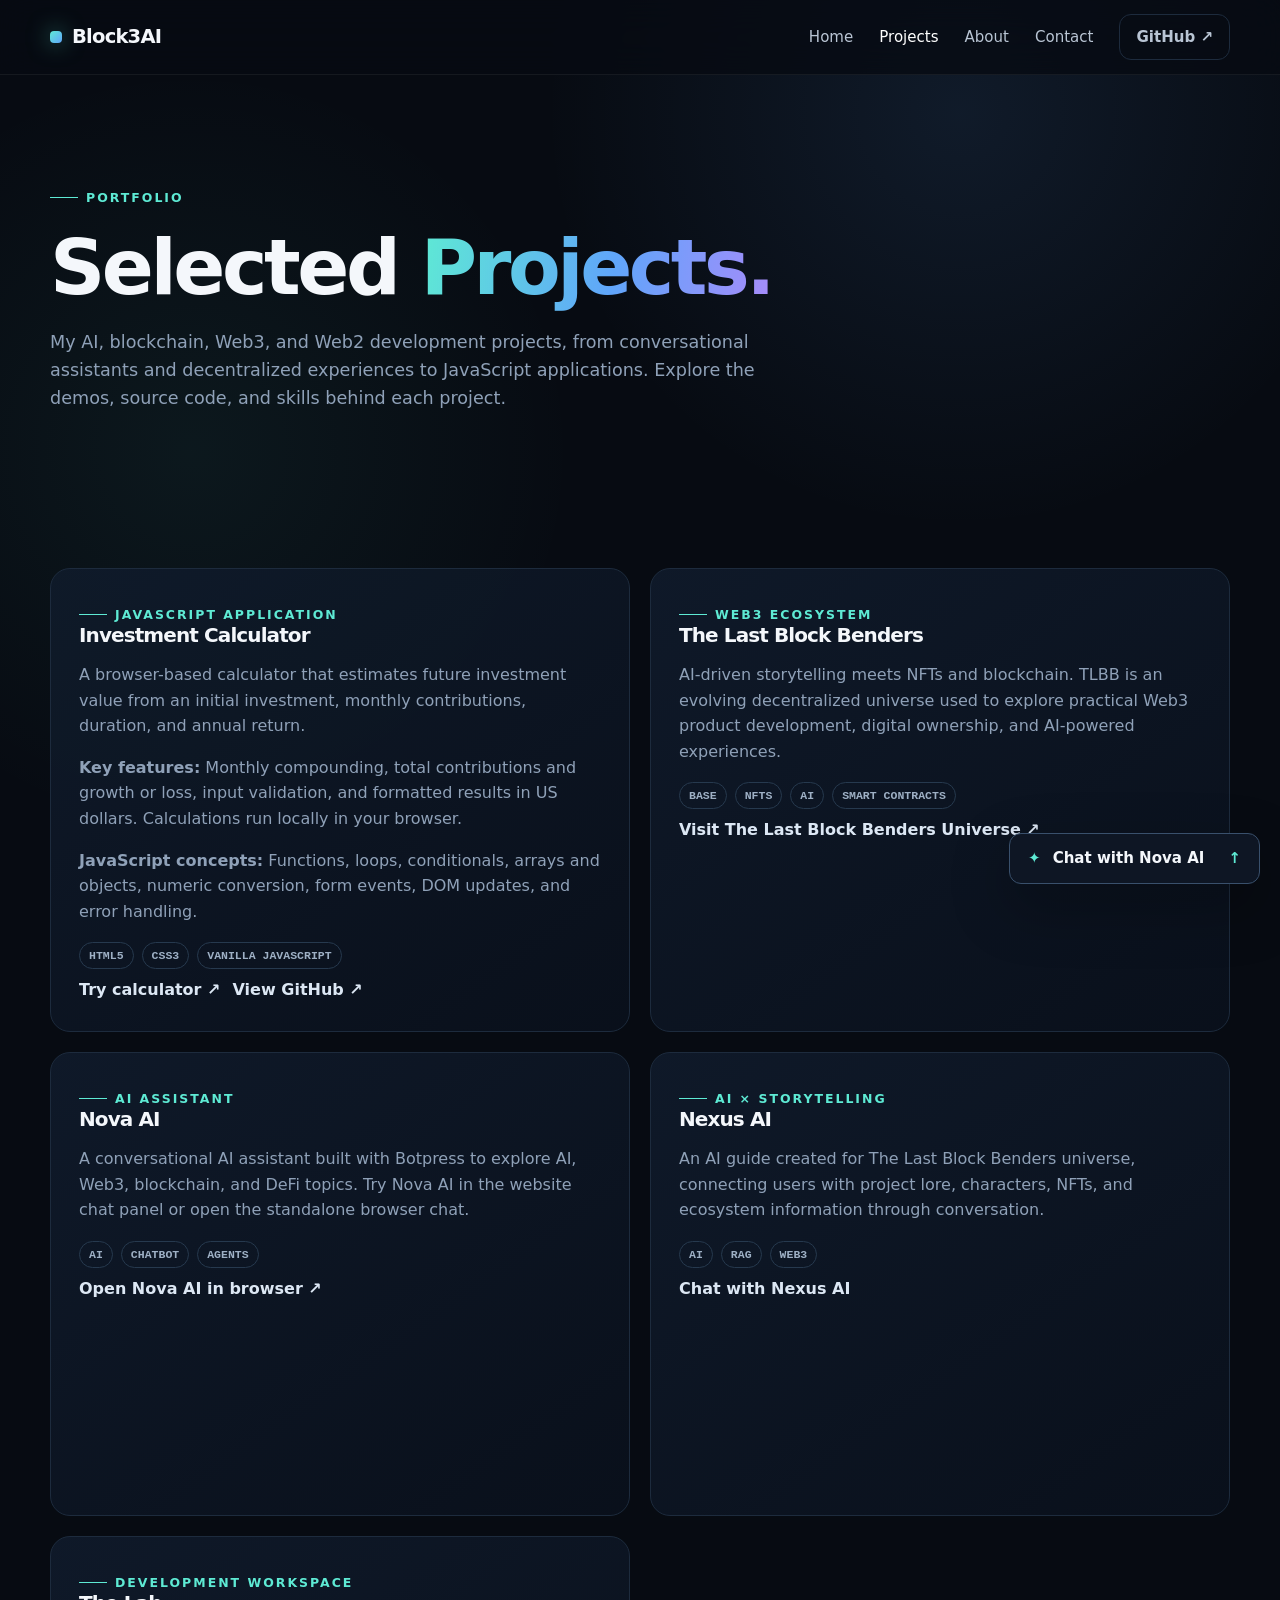
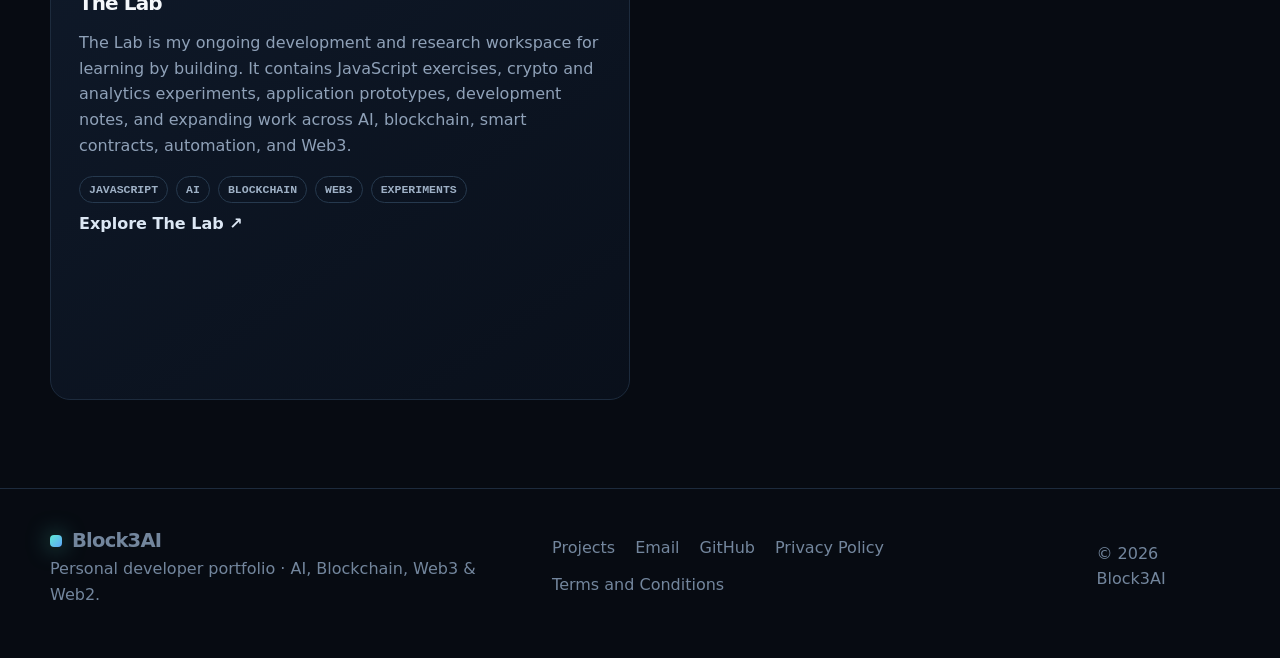
<file: projects.html>
<!doctype html>
<html lang="en">
<head>
<meta charset="utf-8"><meta name="viewport" content="width=device-width,initial-scale=1">
<title>Coding Projects: AI, Web3 &amp; Web2 | Block3AI</title>
<meta name="description" content="Explore Block3AI coding projects: Nova AI, Investment Calculator, The Last Block Benders and more. Browse AI, blockchain, Web3 and Web2 demos and code.">
<link rel="canonical" href="https://block3ai.com/projects.html">
<meta property="og:type" content="website">
<meta property="og:site_name" content="Block3AI">
<meta property="og:locale" content="en_US">
<meta property="og:title" content="Coding Projects: AI, Web3 &amp; Web2 | Block3AI">
<meta property="og:description" content="Explore Block3AI coding projects: Nova AI, Investment Calculator, The Last Block Benders and more. Browse AI, blockchain, Web3 and Web2 demos and code.">
<meta property="og:url" content="https://block3ai.com/projects.html">
<meta name="twitter:card" content="summary_large_image">
<meta name="twitter:title" content="Coding Projects: AI, Web3 &amp; Web2 | Block3AI">
<meta name="twitter:description" content="Explore Block3AI coding projects: Nova AI, Investment Calculator, The Last Block Benders and more. Browse AI, blockchain, Web3 and Web2 demos and code.">
<script type="application/ld+json">
{
  "@context": "https://schema.org",
  "@graph": [
    {
      "@type": "WebSite",
      "@id": "https://block3ai.com/#website",
      "url": "https://block3ai.com/",
      "name": "Block3AI",
      "description": "Block3AI is a personal developer portfolio showcasing AI, blockchain, Web3 and Web2 coding projects, with project demos and source code.",
      "inLanguage": "en",
      "image": {
        "@id": "https://block3ai.com/#portfolio-image"
      }
    },
    {
      "@type": "CollectionPage",
      "@id": "https://block3ai.com/projects.html#webpage",
      "url": "https://block3ai.com/projects.html",
      "name": "Coding Projects: AI, Web3 & Web2 | Block3AI",
      "description": "Explore Block3AI coding projects: Nova AI, Investment Calculator, The Last Block Benders and more. Browse AI, blockchain, Web3 and Web2 demos and code.",
      "isPartOf": {
        "@id": "https://block3ai.com/#website"
      },
      "inLanguage": "en",
      "primaryImageOfPage": {
        "@id": "https://block3ai.com/#portfolio-image"
      },
      "mainEntity": {
        "@id": "https://block3ai.com/projects.html#project-list"
      }
    },
    {
      "@type": "ImageObject",
      "@id": "https://block3ai.com/#portfolio-image",
      "url": "https://block3ai.com/assets/images/social-preview.png",
      "contentUrl": "https://block3ai.com/assets/images/social-preview.png",
      "width": 1200,
      "height": 630,
      "caption": "Block3AI personal developer portfolio: AI, Blockchain, Web3 and Web2"
    },
    {
      "@type": "ItemList",
      "@id": "https://block3ai.com/projects.html#project-list",
      "name": "Block3AI coding projects",
      "numberOfItems": 5,
      "itemListElement": [
        {
          "@type": "ListItem",
          "position": 1,
          "name": "Investment Calculator",
          "url": "https://block3ai.com/projects.html#investment-calculator"
        },
        {
          "@type": "ListItem",
          "position": 2,
          "name": "The Last Block Benders",
          "url": "https://block3ai.com/projects.html#the-last-block-benders"
        },
        {
          "@type": "ListItem",
          "position": 3,
          "name": "Nova AI",
          "url": "https://block3ai.com/projects.html#nova-ai"
        },
        {
          "@type": "ListItem",
          "position": 4,
          "name": "Nexus AI",
          "url": "https://block3ai.com/projects.html#nexus-ai"
        },
        {
          "@type": "ListItem",
          "position": 5,
          "name": "The Lab",
          "url": "https://block3ai.com/projects.html#the-lab"
        }
      ]
    }
  ]
}
</script>
<link rel="icon" href="/assets/images/favicon.svg" type="image/svg+xml">
<meta property="og:image" content="https://block3ai.com/assets/images/social-preview.png">
<meta property="og:image:type" content="image/png">
<meta property="og:image:width" content="1200">
<meta property="og:image:height" content="630">
<meta property="og:image:alt" content="Block3AI personal developer portfolio: AI, Blockchain, Web3 and Web2">
<meta name="twitter:image" content="https://block3ai.com/assets/images/social-preview.png">
<meta name="twitter:image:alt" content="Block3AI personal developer portfolio: AI, Blockchain, Web3 and Web2">
<meta name="theme-color" content="#070b12">
<link rel="stylesheet" href="assets/css/styles.css">
</head><body>
<div class="nav-wrap">
  <nav class="container">
    <a class="brand" href="index.html"><span class="brand-mark"></span>Block3AI</a>
    <button class="menu" type="button" aria-label="Open navigation" aria-expanded="false" aria-controls="primary-navigation">☰</button>
    <div class="nav-links" id="primary-navigation">
      <a href="index.html">Home</a>
      <a href="projects.html" aria-current="page">Projects</a>
      <a href="about.html">About</a>
      <a href="contact.html">Contact</a>
      <a class="nav-cta" href="https://github.com/Block3AI" target="_blank" rel="noopener">GitHub ↗</a>
    </div>
  </nav>
</div>

<main>
<section class="page-hero"><div class="container"><span class="eyebrow">Portfolio</span><h1>Selected <span class="gradient">Projects.</span></h1><p>My AI, blockchain, Web3, and Web2 development projects, from conversational assistants and decentralized experiences to JavaScript applications. Explore the demos, source code, and skills behind each project.</p></div></section>
<section><div class="container project-grid portfolio-grid">
 <article id="investment-calculator" class="card project reveal">
  <div>
   <span class="eyebrow">JavaScript Application</span>
   <h3>Investment Calculator</h3>
   <p>A browser-based calculator that estimates future investment value from an initial investment, monthly contributions, duration, and annual return.</p>
   <p><strong>Key features:</strong> Monthly compounding, total contributions and growth or loss, input validation, and formatted results in US dollars. Calculations run locally in your browser.</p>
   <p><strong>JavaScript concepts:</strong> Functions, loops, conditionals, arrays and objects, numeric conversion, form events, DOM updates, and error handling.</p>
   <div class="tags"><span class="tag">HTML5</span><span class="tag">CSS3</span><span class="tag">VANILLA JAVASCRIPT</span></div>
  </div>
  <div class="actions">
   <a class="project-link" href="https://investmentcalculator.block3ai.com/" target="_blank" rel="noopener">Try calculator ↗</a>
   <a class="project-link" href="https://github.com/Block3AI/investment-calculator" target="_blank" rel="noopener">View GitHub ↗</a>
  </div>
 </article>
 <article id="the-last-block-benders" class="card project reveal"><div><span class="eyebrow">Web3 Ecosystem</span><h3>The Last Block Benders</h3><p>AI-driven storytelling meets NFTs and blockchain. TLBB is an evolving decentralized universe used to explore practical Web3 product development, digital ownership, and AI-powered experiences.</p><div class="tags"><span class="tag">BASE</span><span class="tag">NFTS</span><span class="tag">AI</span><span class="tag">SMART CONTRACTS</span></div></div><a class="project-link" href="https://thelastblockbenders.com" target="_blank" rel="noopener">Visit The Last Block Benders Universe ↗</a></article>
 <article id="nova-ai" class="card project reveal"><div><span class="eyebrow">AI Assistant</span><h3>Nova AI</h3><p>A conversational AI assistant built with Botpress to explore AI, Web3, blockchain, and DeFi topics. Try Nova AI in the website chat panel or open the standalone browser chat.</p><div class="tags"><span class="tag">AI</span><span class="tag">CHATBOT</span><span class="tag">AGENTS</span></div></div><a class="project-link" href="https://cdn.botpress.cloud/webchat/v3.7/shareable.html?configUrl=https://files.bpcontent.cloud/2025/02/05/18/20250205181547-Z3XVNXID.json" target="_blank" rel="noopener">Open Nova AI in browser ↗</a></article>
 <article id="nexus-ai" class="card project reveal"><div><span class="eyebrow">AI × Storytelling</span><h3>Nexus AI</h3><p>An AI guide created for The Last Block Benders universe, connecting users with project lore, characters, NFTs, and ecosystem information through conversation.</p><div class="tags"><span class="tag">AI</span><span class="tag">RAG</span><span class="tag">WEB3</span></div></div><a class="project-link" href="https://cdn.botpress.cloud/webchat/v2.2/shareable.html?configUrl=https://files.bpcontent.cloud/2025/02/05/05/20250205050410-W88LX048.json" target="_blank" rel="noopener">Chat with Nexus AI</a></article>
 <article id="the-lab" class="card project reveal"><div><span class="eyebrow">Development Workspace</span><h3>The Lab</h3><p>The Lab is my ongoing development and research workspace for learning by building. It contains JavaScript exercises, crypto and analytics experiments, application prototypes, development notes, and expanding work across AI, blockchain, smart contracts, automation, and Web3.</p><div class="tags"><span class="tag">JAVASCRIPT</span><span class="tag">AI</span><span class="tag">BLOCKCHAIN</span><span class="tag">WEB3</span><span class="tag">EXPERIMENTS</span></div></div><a class="project-link" href="https://github.com/Block3AI/TheLab" target="_blank" rel="noopener">Explore The Lab ↗</a></article>
</div></section>
</main>

<footer>
 <div class="container footer-grid">
   <div><a class="brand" href="index.html"><span class="brand-mark"></span>Block3AI</a><div>Personal developer portfolio · AI, Blockchain, Web3 &amp; Web2.</div></div>
   <div class="footer-links"><a href="projects.html">Projects</a><a href="mailto:info@block3ai.com">Email</a><a href="https://github.com/Block3AI" target="_blank" rel="noopener">GitHub</a><a href="/privacy-policy">Privacy Policy</a><a href="/terms-and-conditions">Terms and Conditions</a></div>
   <div>© <span data-year></span> Block3AI</div>
 </div>
</footer>
<aside class="chat-widget" aria-label="Nova AI chat">
 <div id="bp-embedded-webchat" class="chat-panel" hidden>
  <div class="chat-heading"><strong>Nova AI</strong><a class="chat-browser-link" href="https://cdn.botpress.cloud/webchat/v3.7/shareable.html?configUrl=https://files.bpcontent.cloud/2025/02/05/18/20250205181547-Z3XVNXID.json" target="_blank" rel="noopener" aria-label="Open Nova AI in a new browser tab">Open in browser ↗</a><button class="chat-minimize" type="button" aria-label="Minimize chat">−</button></div>
  <p class="chat-status" role="status">Loading Nova AI…</p>
  <div id="bp-chat-content" class="chat-content"></div>
 </div>
 <button class="chat-launcher" type="button" aria-expanded="false" aria-controls="bp-embedded-webchat"><span aria-hidden="true">✦</span> Chat with Nova AI <span class="chat-chevron" aria-hidden="true">↑</span></button>
</aside>
<script src="assets/js/chat.js" defer></script>
<script src="assets/js/main.js"></script>
</body></html>
</file>
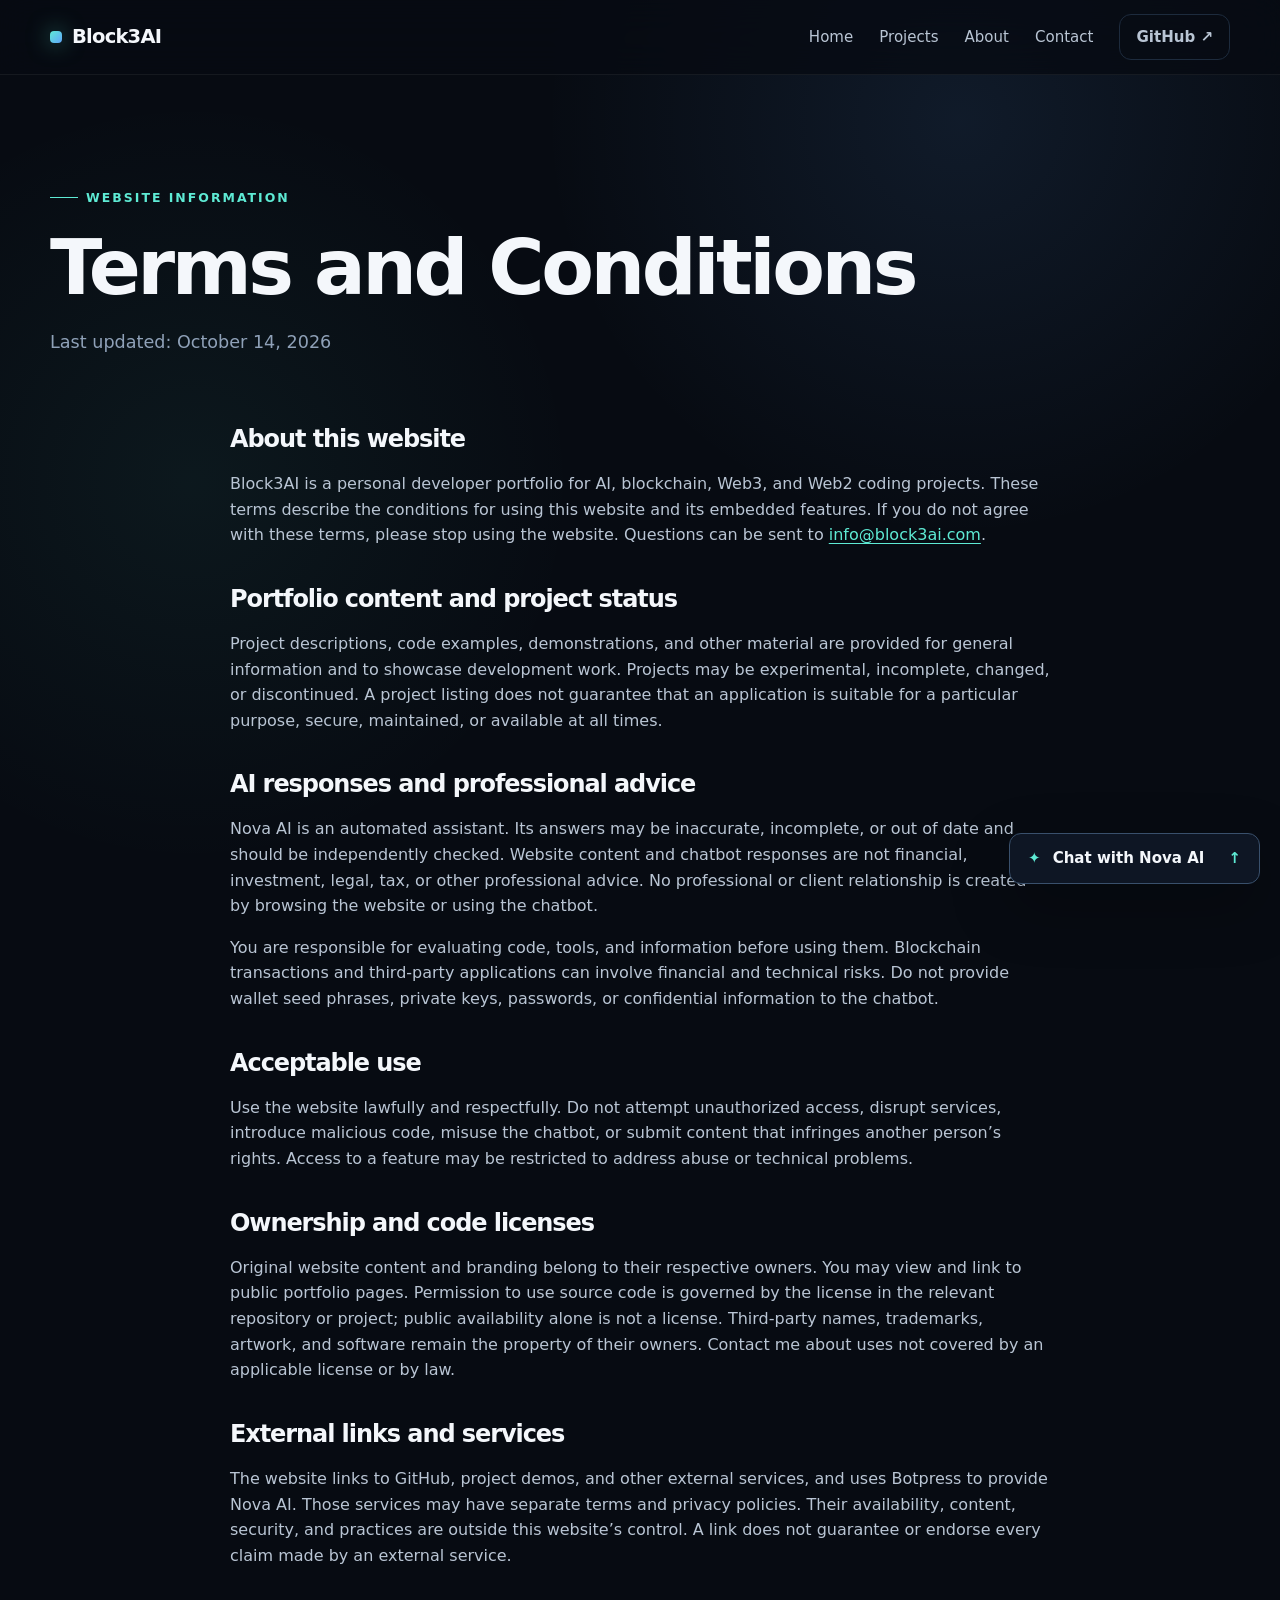
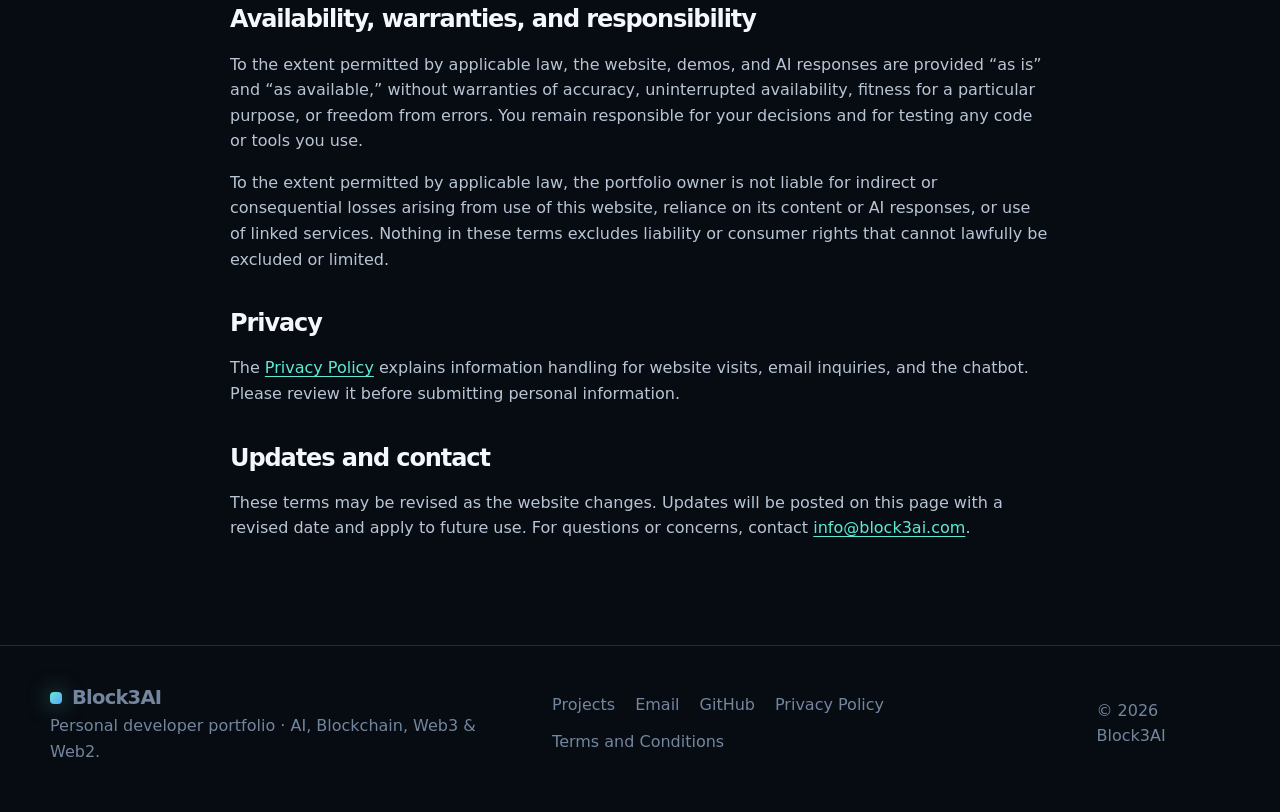
<file: terms-and-conditions.html>
<!doctype html>
<html lang="en">
<head>
<meta charset="utf-8"><meta name="viewport" content="width=device-width,initial-scale=1">
<title>Terms and Conditions | Block3AI Developer Portfolio</title>
<meta name="description" content="Read the terms for using the Block3AI personal developer portfolio, including coding projects, demos, source-code licenses, external links and Nova AI.">
<link rel="canonical" href="https://block3ai.com/terms-and-conditions">
<meta property="og:locale" content="en_US">
<meta property="og:type" content="website">
<meta property="og:site_name" content="Block3AI">
<meta property="og:title" content="Terms and Conditions | Block3AI Developer Portfolio">
<meta property="og:description" content="Read the terms for using the Block3AI personal developer portfolio, including coding projects, demos, source-code licenses, external links and Nova AI.">
<meta property="og:url" content="https://block3ai.com/terms-and-conditions">
<meta name="twitter:card" content="summary_large_image">
<meta name="twitter:title" content="Terms and Conditions | Block3AI Developer Portfolio">
<meta name="twitter:description" content="Read the terms for using the Block3AI personal developer portfolio, including coding projects, demos, source-code licenses, external links and Nova AI.">
<script type="application/ld+json">
{
  "@context": "https://schema.org",
  "@graph": [
    {
      "@type": "WebPage",
      "@id": "https://block3ai.com/terms-and-conditions#webpage",
      "url": "https://block3ai.com/terms-and-conditions",
      "name": "Terms and Conditions | Block3AI Developer Portfolio",
      "description": "Read the terms for using the Block3AI personal developer portfolio, including coding projects, demos, source-code licenses, external links and Nova AI.",
      "isPartOf": {
        "@id": "https://block3ai.com/#website"
      },
      "inLanguage": "en",
      "primaryImageOfPage": {
        "@id": "https://block3ai.com/#portfolio-image"
      }
    },
    {
      "@type": "ImageObject",
      "@id": "https://block3ai.com/#portfolio-image",
      "url": "https://block3ai.com/assets/images/social-preview.png",
      "contentUrl": "https://block3ai.com/assets/images/social-preview.png",
      "width": 1200,
      "height": 630,
      "caption": "Block3AI personal developer portfolio: AI, Blockchain, Web3 and Web2"
    }
  ]
}
</script>
<link rel="icon" href="/assets/images/favicon.svg" type="image/svg+xml">
<meta property="og:image" content="https://block3ai.com/assets/images/social-preview.png">
<meta property="og:image:type" content="image/png">
<meta property="og:image:width" content="1200">
<meta property="og:image:height" content="630">
<meta property="og:image:alt" content="Block3AI personal developer portfolio: AI, Blockchain, Web3 and Web2">
<meta name="twitter:image" content="https://block3ai.com/assets/images/social-preview.png">
<meta name="twitter:image:alt" content="Block3AI personal developer portfolio: AI, Blockchain, Web3 and Web2">
<meta name="theme-color" content="#070b12">
<link rel="stylesheet" href="/assets/css/styles.css">
</head><body>
<div class="nav-wrap">
  <nav class="container">
    <a class="brand" href="/index.html"><span class="brand-mark"></span>Block3AI</a>
    <button class="menu" type="button" aria-label="Open navigation" aria-expanded="false" aria-controls="primary-navigation">☰</button>
    <div class="nav-links" id="primary-navigation">
      <a href="/index.html">Home</a>
      <a href="/projects.html">Projects</a>
      <a href="/about.html">About</a>
      <a href="/contact.html">Contact</a>
      <a class="nav-cta" href="https://github.com/Block3AI" target="_blank" rel="noopener">GitHub ↗</a>
    </div>
  </nav>
</div>

<main>
<section class="page-hero"><div class="container"><span class="eyebrow">Website information</span><h1>Terms and Conditions</h1><p>Last updated: <time datetime="2026-10-14">October 14, 2026</time></p></div></section>
<section class="legal-section"><div class="container legal-copy">
<h2>About this website</h2>
<p>Block3AI is a personal developer portfolio for AI, blockchain, Web3, and Web2 coding projects. These terms describe the conditions for using this website and its embedded features. If you do not agree with these terms, please stop using the website. Questions can be sent to <a href="mailto:info@block3ai.com">info@block3ai.com</a>.</p>
<h2>Portfolio content and project status</h2>
<p>Project descriptions, code examples, demonstrations, and other material are provided for general information and to showcase development work. Projects may be experimental, incomplete, changed, or discontinued. A project listing does not guarantee that an application is suitable for a particular purpose, secure, maintained, or available at all times.</p>
<h2>AI responses and professional advice</h2>
<p>Nova AI is an automated assistant. Its answers may be inaccurate, incomplete, or out of date and should be independently checked. Website content and chatbot responses are not financial, investment, legal, tax, or other professional advice. No professional or client relationship is created by browsing the website or using the chatbot.</p>
<p>You are responsible for evaluating code, tools, and information before using them. Blockchain transactions and third-party applications can involve financial and technical risks. Do not provide wallet seed phrases, private keys, passwords, or confidential information to the chatbot.</p>
<h2>Acceptable use</h2>
<p>Use the website lawfully and respectfully. Do not attempt unauthorized access, disrupt services, introduce malicious code, misuse the chatbot, or submit content that infringes another person’s rights. Access to a feature may be restricted to address abuse or technical problems.</p>
<h2>Ownership and code licenses</h2>
<p>Original website content and branding belong to their respective owners. You may view and link to public portfolio pages. Permission to use source code is governed by the license in the relevant repository or project; public availability alone is not a license. Third-party names, trademarks, artwork, and software remain the property of their owners. Contact me about uses not covered by an applicable license or by law.</p>
<h2>External links and services</h2>
<p>The website links to GitHub, project demos, and other external services, and uses Botpress to provide Nova AI. Those services may have separate terms and privacy policies. Their availability, content, security, and practices are outside this website’s control. A link does not guarantee or endorse every claim made by an external service.</p>
<h2>Availability, warranties, and responsibility</h2>
<p>To the extent permitted by applicable law, the website, demos, and AI responses are provided “as is” and “as available,” without warranties of accuracy, uninterrupted availability, fitness for a particular purpose, or freedom from errors. You remain responsible for your decisions and for testing any code or tools you use.</p>
<p>To the extent permitted by applicable law, the portfolio owner is not liable for indirect or consequential losses arising from use of this website, reliance on its content or AI responses, or use of linked services. Nothing in these terms excludes liability or consumer rights that cannot lawfully be excluded or limited.</p>
<h2>Privacy</h2>
<p>The <a href="/privacy-policy">Privacy Policy</a> explains information handling for website visits, email inquiries, and the chatbot. Please review it before submitting personal information.</p>
<h2>Updates and contact</h2>
<p>These terms may be revised as the website changes. Updates will be posted on this page with a revised date and apply to future use. For questions or concerns, contact <a href="mailto:info@block3ai.com">info@block3ai.com</a>.</p>
</div></section>
</main>

<footer>
 <div class="container footer-grid">
   <div><a class="brand" href="/index.html"><span class="brand-mark"></span>Block3AI</a><div>Personal developer portfolio · AI, Blockchain, Web3 &amp; Web2.</div></div>
   <div class="footer-links"><a href="/projects.html">Projects</a><a href="mailto:info@block3ai.com">Email</a><a href="https://github.com/Block3AI" target="_blank" rel="noopener">GitHub</a><a href="/privacy-policy">Privacy Policy</a><a href="/terms-and-conditions" aria-current="page">Terms and Conditions</a></div>
   <div>© <span data-year></span> Block3AI</div>
 </div>
</footer>
<aside class="chat-widget" aria-label="Nova AI chat">
 <div id="bp-embedded-webchat" class="chat-panel" hidden>
  <div class="chat-heading"><strong>Nova AI</strong><a class="chat-browser-link" href="https://cdn.botpress.cloud/webchat/v3.7/shareable.html?configUrl=https://files.bpcontent.cloud/2025/02/05/18/20250205181547-Z3XVNXID.json" target="_blank" rel="noopener" aria-label="Open Nova AI in a new browser tab">Open in browser ↗</a><button class="chat-minimize" type="button" aria-label="Minimize chat">−</button></div>
  <p class="chat-status" role="status">Loading Nova AI…</p>
  <div id="bp-chat-content" class="chat-content"></div>
 </div>
 <button class="chat-launcher" type="button" aria-expanded="false" aria-controls="bp-embedded-webchat"><span aria-hidden="true">✦</span> Chat with Nova AI <span class="chat-chevron" aria-hidden="true">↑</span></button>
</aside>
<script src="/assets/js/chat.js" defer></script>
<script src="/assets/js/main.js"></script>
</body></html>
</file>
<file: assets/css/styles.css>
:root{
  --bg:#070b12;--bg2:#0b111c;--panel:#0e1624;--panel2:#101b2b;
  --text:#f4f7fb;--muted:#8fa1b8;--line:#1d2b3d;
  --cyan:#5eead4;--blue:#60a5fa;--violet:#a78bfa;
  --max:1180px;--radius:20px;--shadow:0 22px 60px rgba(0,0,0,.28);
}
*{box-sizing:border-box}
html{scroll-behavior:smooth}
body{margin:0;background:
radial-gradient(circle at 75% 5%,rgba(96,165,250,.10),transparent 26rem),
radial-gradient(circle at 15% 20%,rgba(94,234,212,.06),transparent 24rem),
var(--bg);color:var(--text);font-family:Inter,ui-sans-serif,system-ui,-apple-system,BlinkMacSystemFont,"Segoe UI",sans-serif;line-height:1.6}
body:before{content:"";position:fixed;inset:0;pointer-events:none;opacity:.14;background-image:linear-gradient(rgba(255,255,255,.025) 1px,transparent 1px),linear-gradient(90deg,rgba(255,255,255,.025) 1px,transparent 1px);background-size:44px 44px;mask-image:linear-gradient(to bottom,#000,transparent 80%)}
a{color:inherit;text-decoration:none}
img{max-width:100%;display:block}
.container{width:min(calc(100% - 40px),var(--max));margin:auto}
.nav-wrap{position:sticky;top:0;z-index:20;background:rgba(7,11,18,.78);backdrop-filter:blur(18px);border-bottom:1px solid rgba(255,255,255,.06)}
nav{height:74px;display:flex;align-items:center;justify-content:space-between;gap:24px}
.brand{font-weight:850;letter-spacing:-.04em;font-size:1.22rem;display:flex;align-items:center;gap:10px}
.brand-mark{width:12px;height:12px;border-radius:4px;background:linear-gradient(135deg,var(--cyan),var(--blue));box-shadow:0 0 22px rgba(94,234,212,.55)}
.nav-links{display:flex;gap:26px;align-items:center;color:#b9c5d4;font-size:.94rem}
.nav-links a:hover,.nav-links a.active,.nav-links a[aria-current="page"]{color:#fff}
.nav-cta,.btn{border:1px solid var(--line);border-radius:12px;padding:10px 16px;font-weight:700;transition:.2s ease}
.nav-cta:hover,.btn:hover{transform:translateY(-2px);border-color:#39506c}
.menu{display:none;background:none;border:0;color:#fff;font-size:1.5rem}
.hero{padding:110px 0 76px;min-height:650px;display:flex;align-items:center}
.hero-grid{display:grid;grid-template-columns:1.18fr .82fr;gap:70px;align-items:center}
.eyebrow{display:inline-flex;align-items:center;gap:8px;color:var(--cyan);font-size:.78rem;text-transform:uppercase;letter-spacing:.16em;font-weight:800}
.eyebrow:before{content:"";width:28px;height:1px;background:var(--cyan)}
h1,h2,h3{line-height:1.08;margin:0;letter-spacing:-.045em}
h1{font-size:clamp(3.2rem,7vw,6.7rem);max-width:900px;margin-top:20px}
h2{font-size:clamp(2rem,4vw,3.5rem)}
h3{font-size:1.25rem}
.gradient{background:linear-gradient(100deg,var(--cyan),var(--blue) 55%,var(--violet));-webkit-background-clip:text;background-clip:text;color:transparent}
.lead{font-size:1.16rem;color:#9fb0c4;max-width:680px;margin:26px 0 32px}
.actions{display:flex;gap:12px;flex-wrap:wrap}
.btn{display:inline-flex;align-items:center;gap:8px;padding:13px 18px;background:#0d1622}
.btn.primary{background:#f5f7fb;color:#07101b;border-color:#fff}
.btn.primary:hover{box-shadow:0 12px 35px rgba(255,255,255,.12)}
.terminal{background:rgba(10,16,26,.9);border:1px solid var(--line);border-radius:var(--radius);box-shadow:var(--shadow);overflow:hidden;transform:rotate(1deg)}
.term-head{padding:14px 16px;border-bottom:1px solid var(--line);display:flex;gap:7px}
.dot{width:8px;height:8px;border-radius:50%;background:#344257}.dot:nth-child(2){background:#496077}.dot:nth-child(3){background:#5e7c99}
.term-body{padding:24px;font:500 .9rem/1.9 ui-monospace,SFMono-Regular,Menlo,monospace;color:#8fa1b8}
.term-body .key{color:var(--cyan)}.term-body .value{color:#d8e2ee}.term-body .comment{color:#53677e}
section{padding:88px 0}
.section-head{display:flex;justify-content:space-between;gap:30px;align-items:end;margin-bottom:36px}
.section-head p{color:var(--muted);max-width:560px;margin:0}
.grid3{display:grid;grid-template-columns:repeat(3,1fr);gap:18px}
.card{background:linear-gradient(145deg,rgba(16,27,43,.92),rgba(10,17,28,.92));border:1px solid var(--line);border-radius:var(--radius);padding:28px;transition:.25s ease;position:relative;overflow:hidden}
.card:hover{transform:translateY(-5px);border-color:#324761}
.card .num{font:700 .78rem ui-monospace,monospace;color:#58708a;margin-bottom:44px}
.card p,.project p,.copy p{color:var(--muted)}
.icon{width:42px;height:42px;border:1px solid #2a4057;border-radius:12px;display:grid;place-items:center;margin-bottom:20px;color:var(--cyan);font-family:ui-monospace,monospace}
.project-grid{display:grid;grid-template-columns:repeat(2,1fr);gap:20px}
.project{min-height:330px;display:flex;flex-direction:column;justify-content:space-between}
.project.featured{grid-column:span 2;min-height:390px;background:radial-gradient(circle at 85% 15%,rgba(96,165,250,.13),transparent 35%),linear-gradient(145deg,#101b2b,#0a111c)}
.tags{display:flex;gap:8px;flex-wrap:wrap;margin:18px 0}
.tag{font:700 .72rem ui-monospace,monospace;padding:6px 9px;border-radius:999px;border:1px solid #26394e;color:#9eb0c5}
.portfolio-grid{grid-auto-rows:1fr}
.portfolio-grid .project{justify-content:flex-start}
.portfolio-grid .tags{margin-bottom:8px}
.project-link{font-weight:800;color:#dce7f4}
.project-link:hover{color:var(--cyan)}
.about-grid{display:grid;grid-template-columns:.8fr 1.2fr;gap:70px;align-items:start}
.stat-row{display:grid;grid-template-columns:repeat(3,1fr);gap:10px;margin-top:34px}
.stat{border-top:1px solid var(--line);padding-top:14px}
.stat strong{font-size:1.45rem;display:block}.stat span{color:var(--muted);font-size:.82rem}
.page-hero{padding:105px 0 50px}
.page-hero h1{font-size:clamp(3rem,6vw,5.5rem)}
.page-hero p{color:var(--muted);font-size:1.1rem;max-width:720px}
.contact-box{display:grid;grid-template-columns:1fr 1fr;gap:24px}
.contact-card{min-height:230px}
footer{border-top:1px solid var(--line);padding:36px 0 48px;color:#73869d}
.footer-grid{display:flex;justify-content:space-between;gap:30px;align-items:center}
.footer-links{display:flex;gap:20px}
.reveal{opacity:1}
.reveal.visible{animation:reveal-in .65s ease both}
@keyframes reveal-in{from{opacity:0;translate:0 18px}to{opacity:1;translate:0 0}}
@media(max-width:820px){
 .nav-ready .nav-links{display:none;position:absolute;top:74px;left:0;right:0;padding:22px;background:#090f18;border-bottom:1px solid var(--line);flex-direction:column;align-items:flex-start}
 .nav-ready .nav-links.open{display:flex}.nav-ready .menu{display:block}
 html:not(.nav-ready) nav{height:auto;min-height:74px;flex-wrap:wrap;padding-block:16px}
 html:not(.nav-ready) .nav-links{flex-wrap:wrap;gap:12px 20px}
 .hero{padding-top:76px}.hero-grid,.about-grid,.contact-box{grid-template-columns:1fr;gap:38px}
 .terminal{transform:none}.grid3,.project-grid{grid-template-columns:1fr}
 .portfolio-grid{grid-auto-rows:auto}
 .project.featured{grid-column:auto}.section-head{align-items:start;flex-direction:column}
 .stat-row{grid-template-columns:1fr}.footer-grid{align-items:flex-start;flex-direction:column}
}

/* Nova AI: a compact launcher and bounded Botpress window. */
.chat-widget{position:fixed;right:max(20px,env(safe-area-inset-right));bottom:max(16px,env(safe-area-inset-bottom));z-index:1000;width:min(380px,calc(100vw - 32px))}
.chat-launcher{display:flex;align-items:center;gap:12px;margin-left:auto;padding:14px 18px;min-height:48px;border:1px solid #39506c;border-radius:12px;background:var(--panel);color:var(--text);font:700 .94rem/1.4 Inter,ui-sans-serif,system-ui,sans-serif;box-shadow:var(--shadow);cursor:pointer}
.chat-launcher>span:first-child{color:var(--cyan)}
.chat-chevron{margin-left:12px;color:var(--cyan)}
.chat-launcher:hover{border-color:var(--cyan)}
.chat-launcher:focus-visible,.chat-minimize:focus-visible{outline:2px solid var(--cyan);outline-offset:4px}
.chat-panel{height:min(560px,calc(100dvh - 100px));margin-bottom:12px;border:1px solid var(--line);border-radius:16px;background:var(--panel);box-shadow:var(--shadow);overflow:hidden}
.chat-heading{height:52px;display:flex;align-items:center;justify-content:space-between;padding:0 12px 0 18px;border-bottom:1px solid var(--line)}
.chat-minimize{width:44px;height:44px;border:0;background:transparent;color:var(--text);font-size:1.6rem;cursor:pointer}
.chat-status{padding:20px;color:var(--muted)}

.chat-browser-link{margin-left:auto;margin-right:8px;color:var(--cyan);font-size:.78rem;font-weight:700}
.chat-browser-link:hover{text-decoration:underline}
.chat-browser-link:focus-visible{outline:2px solid var(--cyan);outline-offset:4px}

/* Legal pages and site-wide policy navigation. */
.footer-links{flex-wrap:wrap;gap:12px 20px}
.legal-section{padding-top:0}
.legal-copy{max-width:820px;overflow-wrap:break-word}
.legal-copy h2{font-size:1.5rem;line-height:1.3;margin:36px 0 14px}
.legal-copy h2:first-child{margin-top:0}
.legal-copy p,.legal-copy li{color:#b9c5d4}
.legal-copy li{margin-bottom:12px}
.legal-copy a{color:var(--cyan);text-decoration:underline;text-underline-offset:3px}

.menu:focus-visible,.nav-links a:focus-visible,.footer-links a:focus-visible{outline:2px solid var(--cyan);outline-offset:5px}
@media(prefers-reduced-motion:reduce){
 html{scroll-behavior:auto}
 *,*::before,*::after{animation:none!important;transition:none!important}
 .reveal{opacity:1;translate:none}
}

.chat-content{height:calc(100% - 52px);width:100%;min-height:0}
@media(max-width:480px){.chat-widget{right:max(16px,env(safe-area-inset-right))}}
</file>
